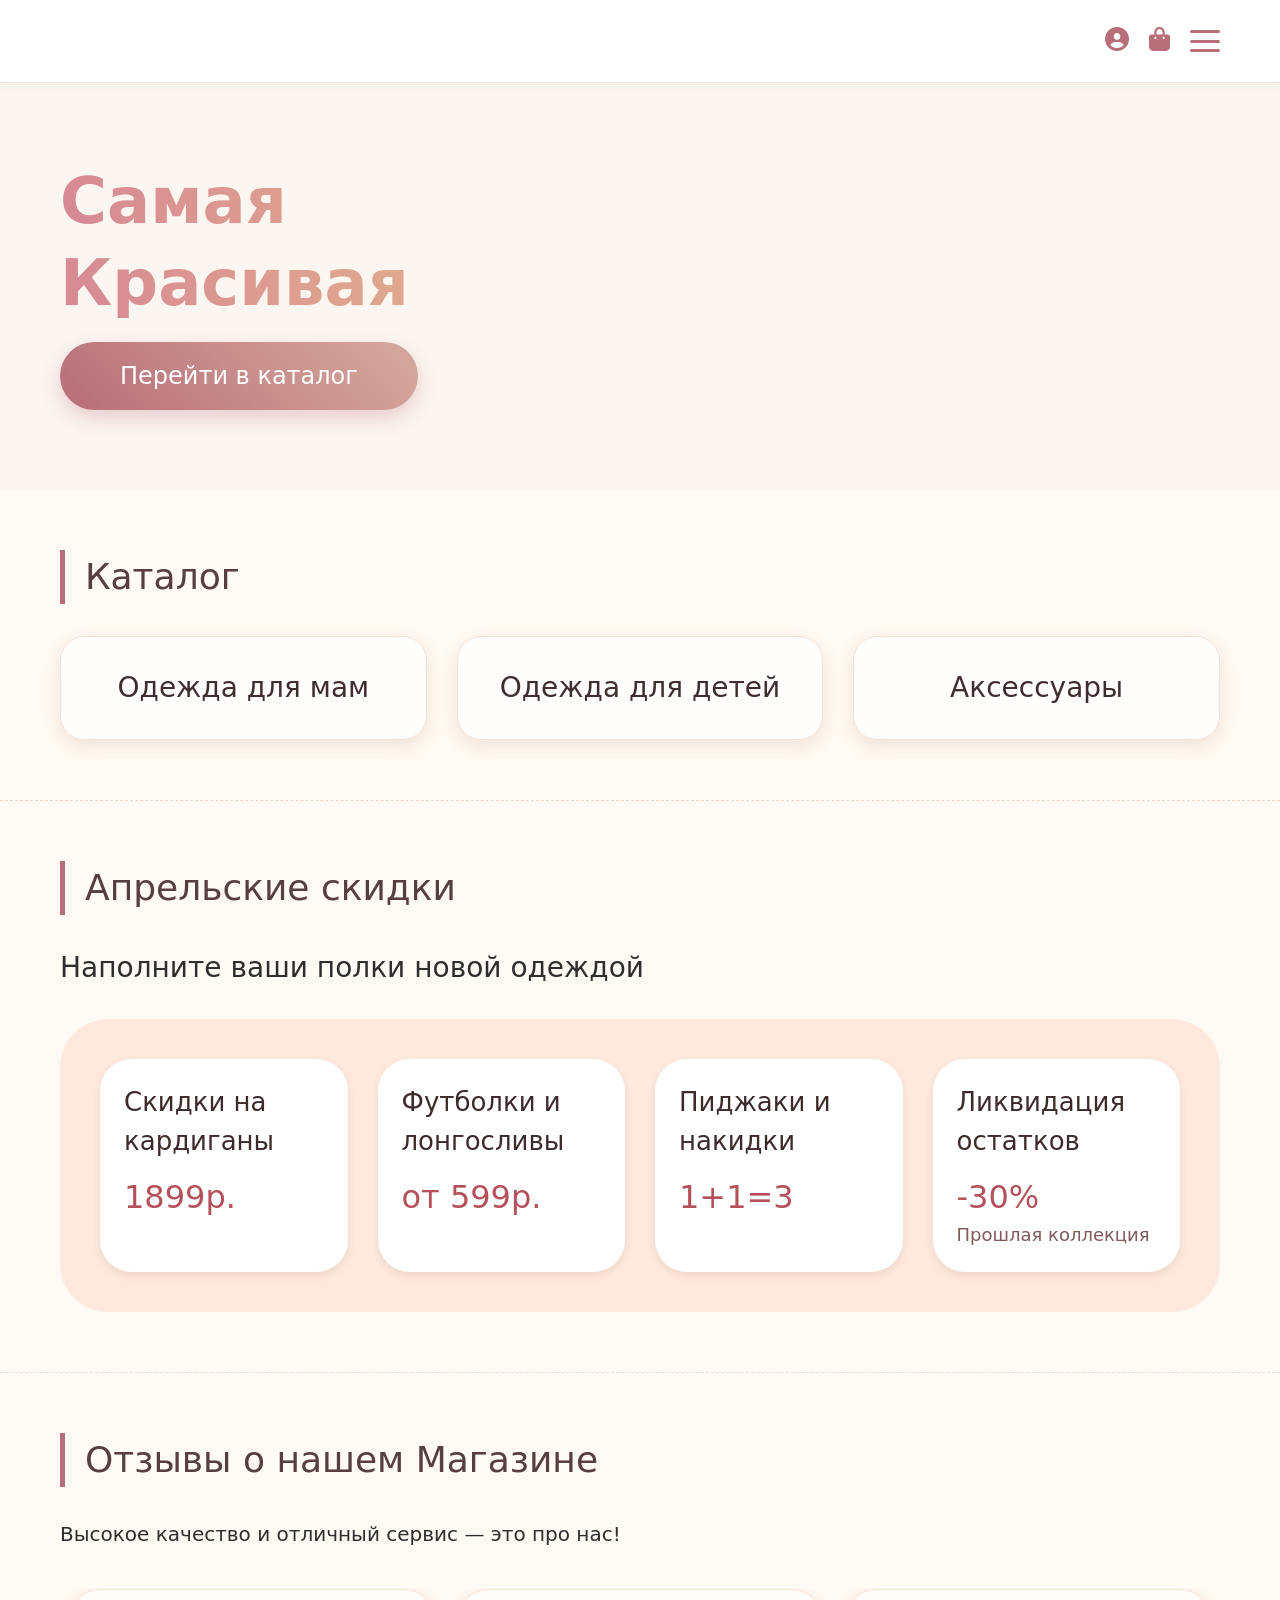
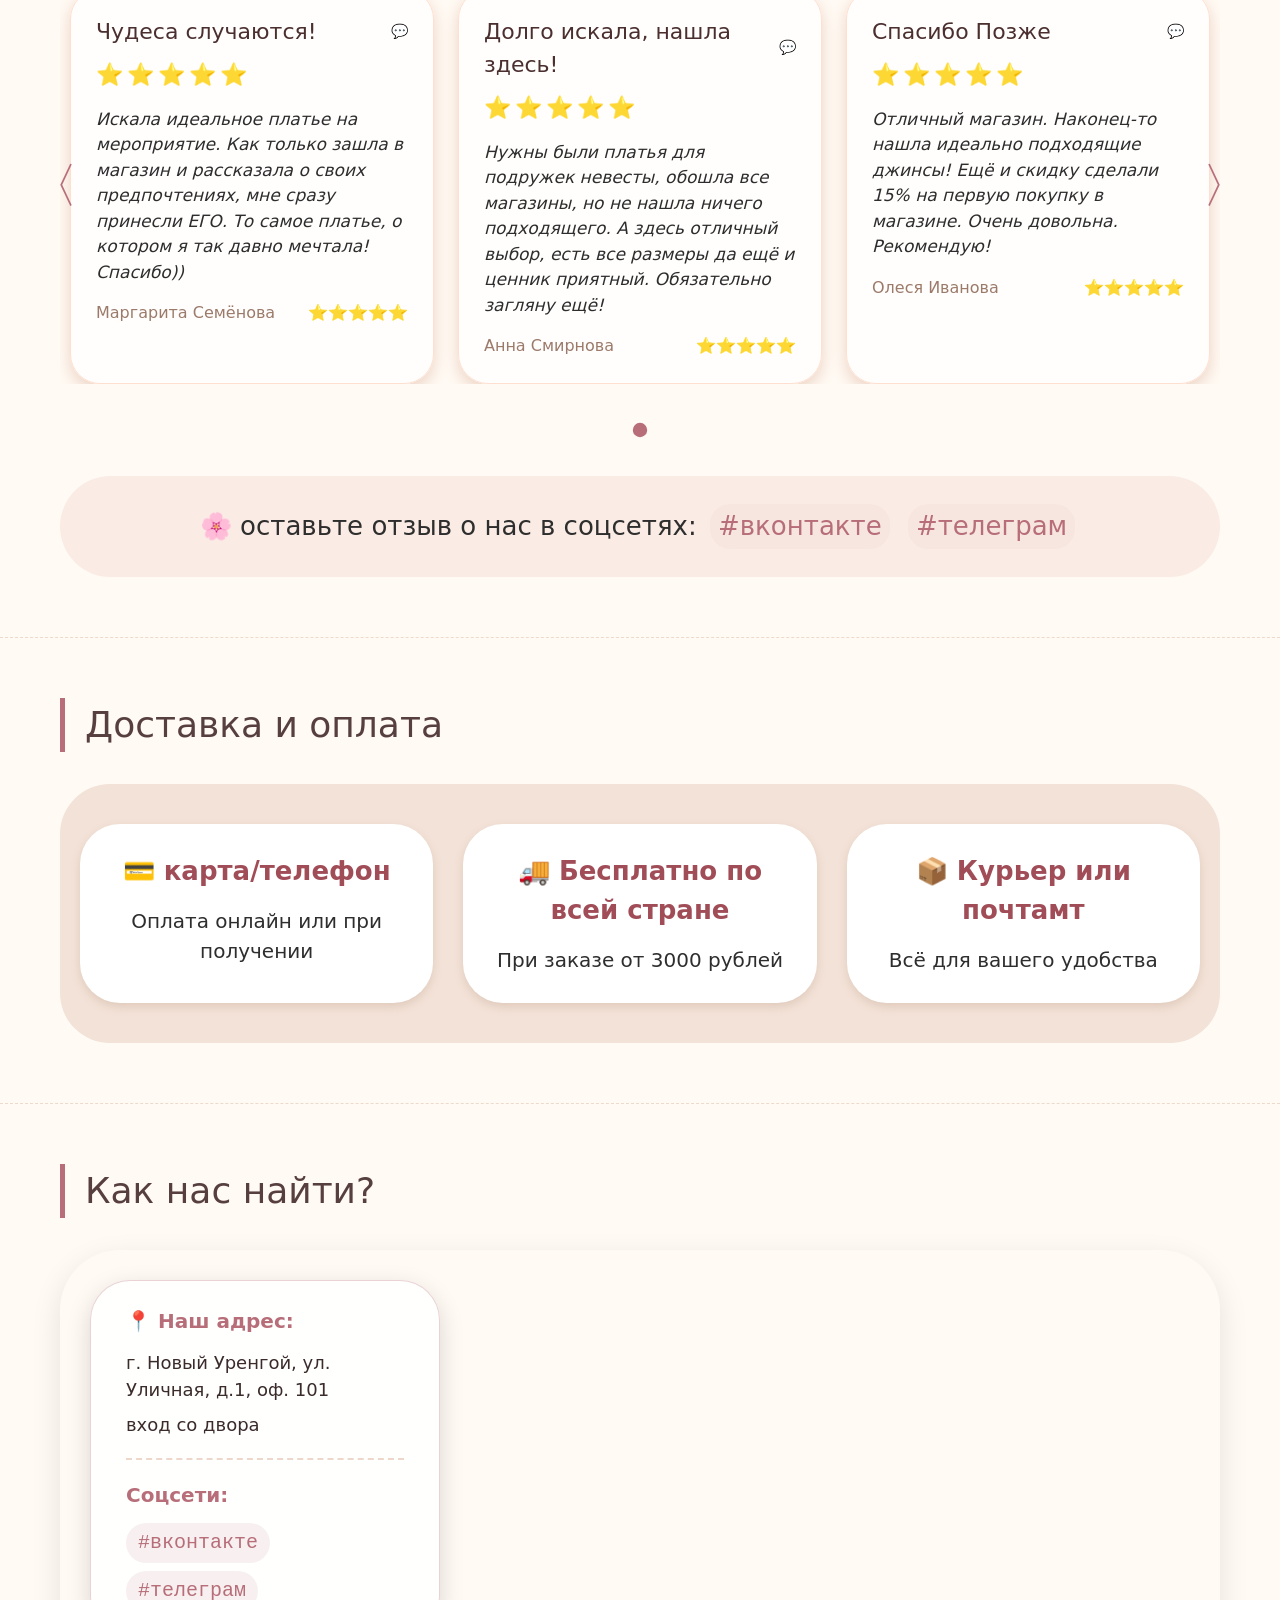
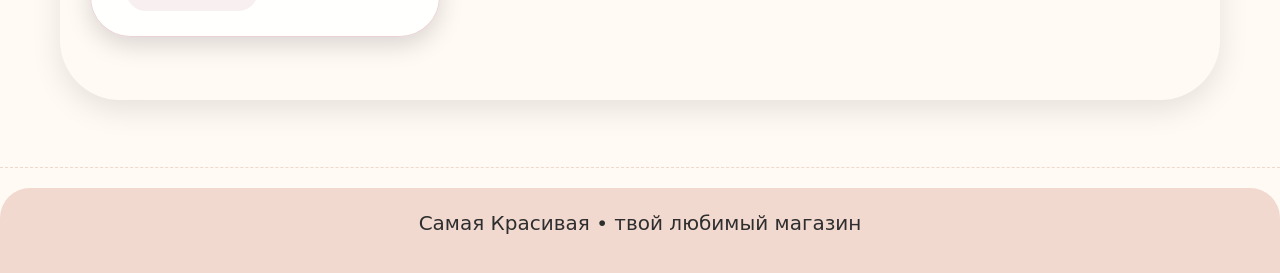
<file: index.html>
<!DOCTYPE html>
<html lang="ru">
<head>
    <meta charset="UTF-8">
    <meta name="viewport" content="width=device-width, initial-scale=1.0">
    <title>Самая Красивая | Магазин одежды для мам и детей</title>
    <!-- Font Awesome для иконок -->
    <link rel="stylesheet" href="https://cdnjs.cloudflare.com/ajax/libs/font-awesome/6.7.2/css/all.min.css">
    <style>
        * {
            margin: 0;
            padding: 0;
            box-sizing: border-box;
            font-family: 'Segoe UI', Roboto, system-ui, sans-serif;
        }

        body {
            background: #fffaf4;
            color: #2e2e2e;
            line-height: 1.5;
        }

        .container {
            max-width: 1200px;
            margin: 0 auto;
            padding: 0 20px;
        }

        /* Хедер */
        .header {
            background: #ffffff;
            box-shadow: 0 4px 12px rgba(0,0,0,0.03);
            padding: 16px 0;
            border-bottom: 1px solid #f0e4d5;
            position: relative;
        }

        .header-inner {
            display: flex;
            align-items: center;
            justify-content: flex-end;
            min-height: 50px;
        }

        /* Иконки в хедере */
        .header-icons {
            display: flex;
            align-items: center;
            gap: 20px;
        }

        .icon-wrapper {
            position: relative;
            cursor: pointer;
            transition: 0.3s;
        }

        .icon-wrapper:hover {
            transform: scale(1.1);
        }

        .icon-wrapper i {
            font-size: 24px;
            color: #b76e79;
        }

        .cart-count {
            position: absolute;
            top: -10px;
            right: -12px;
            background: #b76e79;
            color: white;
            font-size: 12px;
            font-weight: bold;
            width: 18px;
            height: 18px;
            border-radius: 50%;
            display: none;
            align-items: center;
            justify-content: center;
        }

        /* Бургер-меню */
        .burger-menu {
            display: flex;
            flex-direction: column;
            justify-content: space-between;
            width: 30px;
            height: 22px;
            cursor: pointer;
            z-index: 1001;
        }

        .burger-menu span {
            display: block;
            width: 100%;
            height: 3px;
            background: #b76e79;
            border-radius: 3px;
            transition: 0.3s;
        }

        .burger-menu.active span:nth-child(1) {
            transform: rotate(45deg) translate(5px, 5px);
        }

        .burger-menu.active span:nth-child(2) {
            opacity: 0;
        }

        .burger-menu.active span:nth-child(3) {
            transform: rotate(-45deg) translate(7px, -7px);
        }

        .burger-menu:hover span {
            background: #9e5b65;
        }

        /* Меню-оверлей */
        .menu-overlay {
            position: fixed;
            top: 0;
            left: 0;
            width: 100%;
            height: 100vh;
            background: rgba(0, 0, 0, 0.3);
            opacity: 0;
            visibility: hidden;
            transition: 0.3s;
            z-index: 999;
        }

        .menu-overlay.active {
            opacity: 1;
            visibility: visible;
        }

        /* Выпадающее меню */
        .dropdown-menu {
            position: absolute;
            top: 80px;
            right: 20px;
            width: 320px;
            background: white;
            border-radius: 30px;
            padding: 30px;
            box-shadow: 0 15px 40px rgba(183,110,121,0.2);
            border: 1px solid #f5e0d3;
            opacity: 0;
            visibility: hidden;
            transform: translateY(-20px);
            transition: 0.3s;
            z-index: 1000;
        }

        .dropdown-menu.active {
            opacity: 1;
            visibility: visible;
            transform: translateY(0);
        }

        /* Заголовок меню */
        .menu-title {
            font-size: 36px;
            font-weight: 400;
            background: linear-gradient(75deg, #d78894, #e6be8a);
            -webkit-background-clip: text;
            background-clip: text;
            color: transparent;
            margin-bottom: 30px;
            border-bottom: 2px solid #f3d9dc;
            padding-bottom: 15px;
        }

        /* Секции меню */
        .menu-section {
            margin-bottom: 25px;
        }

        .menu-section-title {
            font-size: 20px;
            font-weight: 600;
            color: #b76e79;
            margin-bottom: 15px;
            letter-spacing: 1px;
        }

        .menu-items {
            display: flex;
            flex-direction: column;
            gap: 12px;
        }

        .menu-item {
            font-size: 18px;
            color: #3b2b2b;
            text-decoration: none;
            padding: 8px 0;
            border-bottom: 1px dashed #f0dacd;
            transition: 0.2s;
        }

        .menu-item:hover {
            color: #b76e79;
            padding-left: 10px;
        }

        /* Кнопка заказа звонка */
        .call-button {
            display: block;
            width: 100%;
            padding: 16px;
            background: linear-gradient(45deg, #b76e79, #d4a59a);
            color: white;
            text-decoration: none;
            border-radius: 50px;
            font-size: 20px;
            font-weight: 500;
            text-align: center;
            margin-top: 20px;
            border: none;
            cursor: pointer;
            transition: 0.3s;
            box-shadow: 0 5px 15px rgba(183,110,121,0.3);
        }

        .call-button:hover {
            transform: scale(1.02);
            box-shadow: 0 8px 25px rgba(183,110,121,0.4);
        }

        /* главный экран */
        .hero {
            background: #fcf6f0;
            padding: 80px 0;
            text-align: left;
        }

        .first-line,
        .second-line {
            display: block;
            font-size: 64px;
            line-height: 1.2;
            margin-bottom: 5px;
            background: linear-gradient(75deg, #d78894, #e6be8a, #e6be8a);
            -webkit-background-clip: text;
            background-clip: text;
            color: transparent;
        }

        .second-line {
            margin-bottom: 20px;
        }

        .hero .btn {
            display: inline-block;
            font-size: 24px;
            padding: 16px 60px;
            border-radius: 50px;
            text-decoration: none;
            border: none;
            color: white;
            background: linear-gradient(45deg, #b76e79, #d4a59a, #b76e79);
            background-size: 200% auto;
            box-shadow: 0 8px 20px rgba(183,110,121,0.3);
            transition: 0.3s;
        }

        .hero .btn:hover {
            background-position: right center;
            transform: scale(1.02);
            box-shadow: 0 12px 28px rgba(183,110,121,0.4);
        }

        /* Каталог */
        .section {
            padding: 60px 0;
            border-bottom: 1px dashed #eedacb;
        }

        .section-title {
            font-size: 36px;
            font-weight: 350;
            color: #573f3f;
            margin-bottom: 32px;
            border-left: 5px solid #b76e79;
            padding-left: 20px;
        }

        .catalog-grid {
            display: grid;
            grid-template-columns: repeat(auto-fit, minmax(250px, 1fr));
            gap: 30px;
        }

        .catalog-card {
            background: #ffffffdb;
            padding: 30px 20px;
            text-align: center;
            border-radius: 24px;
            box-shadow: 0 6px 18px #f2e1d4;
            transition: 0.15s;
            border: 1px solid #f5e0d3;
            text-decoration: none;
            display: block;
            cursor: pointer;
        }

        .catalog-card:hover {
            background: #fff5ec;
            transform: translateY(-5px);
        }

        .catalog-card h3 {
            font-size: 28px;
            font-weight: 350;
            color: #402d2d;
        }

        /* акции апрельские */
        .promo-row {
            display: flex;
            flex-wrap: wrap;
            gap: 30px;
            background: #ffe9de;
            border-radius: 48px;
            padding: 40px;
            margin-top: 20px;
        }

        .promo-item {
            flex: 1 1 200px;
            background: white;
            border-radius: 32px;
            padding: 24px;
            box-shadow: 0 4px 10px #edd7cb;
        }

        .promo-item h4 {
            font-size: 26px;
            font-weight: 350;
            margin-bottom: 12px;
            color: #3d2b2b;
        }

        .promo-item .price {
            font-size: 32px;
            color: #b4515b;
            font-weight: 500;
        }

        .promo-item small {
            font-size: 18px;
            color: #7f5a5a;
        }

        /* Отзывы - карусель */
        .reviews-section {
            position: relative;
            padding: 60px 0;
            border-bottom: 1px dashed #eedacb;
        }

        .reviews-container {
            position: relative;
            margin: 40px 0;
            overflow: hidden;
            padding: 0 10px;
        }

        .reviews-wrapper {
            display: flex;
            transition: transform 0.5s ease;
            gap: 24px;
        }

        .review-card {
            flex: 0 0 calc(33.333% - 16px);
            min-width: 280px;
            background: #ffffffd9;
            border-radius: 30px;
            padding: 25px;
            box-shadow: 0 6px 16px #edd3c4;
            border: 1px solid #ffe0d0;
        }

        .review-card h5 {
            font-size: 22px;
            font-weight: 500;
            color: #4b2f2f;
        }

        .review-card .stars {
            color: #f7b731;
            font-size: 22px;
            letter-spacing: 4px;
            margin: 10px 0 6px;
        }

        .review-card p {
            font-size: 17px;
            color: #2d2d2d;
            margin: 16px 0 8px;
            font-style: italic;
        }

        .review-footer {
            display: flex;
            justify-content: space-between;
            margin-top: 16px;
            color: #9c7a6a;
            font-weight: 500;
        }

        /* Кнопки-стрелки */
        .carousel-btn {
            position: absolute;
            top: 50%;
            transform: translateY(-50%);
            width: auto;
            height: auto;
            background: transparent;
            border: none;
            color: #b76e79;
            font-size: 48px;
            font-weight: 300;
            cursor: pointer;
            display: flex;
            align-items: center;
            justify-content: center;
            transition: 0.2s;
            z-index: 10;
            padding: 10px;
        }

        .carousel-btn:hover {
            color: #9e5b65;
            transform: translateY(-50%) scale(1.2);
        }

        .carousel-btn.prev {
            left: -40px;
        }

        .carousel-btn.next {
            right: -40px;
        }

        /* Точки-индикаторы */
        .carousel-dots {
            display: flex;
            justify-content: center;
            gap: 12px;
            margin: 30px 0 20px;
        }

        .dot {
            width: 12px;
            height: 12px;
            border-radius: 50%;
            background: #edd3c4;
            cursor: pointer;
            transition: 0.3s;
        }

        .dot.active {
            background: #b76e79;
            transform: scale(1.2);
        }

        /* Стили для ссылок-хештегов */
        .social-hashtag {
            color: #b76e79;
            text-decoration: none;
            font-weight: 500;
            transition: all 0.3s ease;
            display: inline-block;
            margin: 0 5px;
            padding: 3px 8px;
            border-radius: 20px;
            background: rgba(183,110,121,0.05);
        }

        .social-hashtag:hover {
            color: #9e5b65;
            background: rgba(183,110,121,0.1);
            transform: translateY(-2px);
            text-decoration: none;
        }

        .social-invite {
            margin-top: 40px;
            background: #faece5;
            padding: 28px;
            border-radius: 60px;
            text-align: center;
            font-size: 26px;
            font-weight: 350;
        }

        /* Доставка */
        .delivery-grid {
            display: flex;
            flex-wrap: wrap;
            gap: 30px;
            justify-content: center;
            background: #f3e2d8;
            border-radius: 50px;
            padding: 40px 20px;
        }

        .delivery-item {
            background: white;
            border-radius: 40px;
            padding: 28px 25px;
            flex: 1 1 200px;
            text-align: center;
            font-size: 20px;
            box-shadow: 0 4px 10px #e0cbbc;
        }

        .delivery-item h4 {
            font-size: 26px;
            margin-bottom: 15px;
            color: #a14d58;
        }

        /* контакты с картой */
        .map-container {
            position: relative;
            width: 100%;
            margin-top: 30px;
        }

        .map-overlay {
            position: absolute;
            top: 30px;
            left: 30px;
            background: rgba(255, 255, 255, 0.9);
            backdrop-filter: blur(5px);
            padding: 25px 35px;
            border-radius: 40px;
            box-shadow: 0 8px 25px rgba(0,0,0,0.15);
            max-width: 350px;
            border: 1px solid rgba(183,110,121,0.3);
        }

        .address-overlay, .social-overlay {
            display: flex;
            flex-direction: column;
            gap: 8px;
        }

        .address-overlay {
            margin-bottom: 20px;
            padding-bottom: 20px;
            border-bottom: 2px dashed #edd7cb;
        }

        .address-line, .social-line {
            font-size: 18px;
            color: #3b2b2b;
            line-height: 1.5;
        }

        .address-line:first-child,
        .social-line:first-child {
            font-weight: 600;
            color: #b76e79;
            font-size: 20px;
            margin-bottom: 5px;
        }

        .social-line:not(:first-child) {
            font-family: monospace;
            font-size: 20px;
            color: #b76e79;
            background: rgba(183,110,121,0.1);
            padding: 5px 12px;
            border-radius: 30px;
            display: inline-block;
            width: fit-content;
            text-decoration: none;
            transition: 0.3s;
        }

        .social-line:not(:first-child):hover {
            background: rgba(183,110,121,0.2);
            transform: translateX(5px) scale(1.02);
            color: #9e5b65;
        }

        /* МОДАЛЬНОЕ ОКНО */
        .modal {
            display: none;
            position: fixed;
            top: 0;
            left: 0;
            width: 100%;
            height: 100%;
            background: rgba(0, 0, 0, 0.5);
            z-index: 2000;
            align-items: center;
            justify-content: center;
            opacity: 0;
            transition: opacity 0.3s ease;
        }

        .modal.active {
            display: flex;
            opacity: 1;
        }

        .modal-content {
            background: white;
            max-width: 500px;
            width: 90%;
            border-radius: 60px;
            padding: 40px;
            position: relative;
            box-shadow: 0 20px 50px rgba(183,110,121,0.3);
            transform: translateY(-20px);
            transition: transform 0.3s ease;
        }

        .modal.active .modal-content {
            transform: translateY(0);
        }

        .modal-close {
            position: absolute;
            top: 20px;
            right: 20px;
            background: none;
            border: none;
            font-size: 30px;
            color: #b76e79;
            cursor: pointer;
            width: 40px;
            height: 40px;
            border-radius: 50%;
            display: flex;
            align-items: center;
            justify-content: center;
            transition: 0.3s;
        }

        .modal-close:hover {
            background: rgba(183,110,121,0.1);
            transform: rotate(90deg);
        }

        .modal-title {
            font-size: 32px;
            font-weight: 400;
            background: linear-gradient(75deg, #d78894, #e6be8a);
            -webkit-background-clip: text;
            background-clip: text;
            color: transparent;
            margin-bottom: 30px;
            text-align: center;
        }

        .modal-form .field {
            margin-bottom: 20px;
        }

        .modal-form .label {
            color: #573f3f;
            font-size: 16px;
            margin-bottom: 5px;
            display: block;
        }

        .modal-form .control {
            position: relative;
        }

        .modal-form .input {
            width: 100%;
            border-radius: 30px;
            border: 2px solid #f0e4d5;
            padding: 12px 20px;
            font-size: 16px;
            outline: none;
            transition: 0.3s;
        }

        .modal-form .input:focus {
            border-color: #b76e79;
            box-shadow: 0 0 0 3px rgba(183,110,121,0.2);
        }

        .modal-form .checkbox {
            color: #573f3f;
            display: flex;
            align-items: center;
            gap: 8px;
            cursor: pointer;
        }

        .modal-form .checkbox input[type="checkbox"] {
            width: 18px;
            height: 18px;
            accent-color: #b76e79;
        }

        .modal-form .button {
            width: 100%;
            padding: 16px;
            background: linear-gradient(45deg, #b76e79, #d4a59a);
            color: white;
            border: none;
            border-radius: 50px;
            font-size: 20px;
            font-weight: 500;
            cursor: pointer;
            transition: 0.3s;
            margin-top: 20px;
        }

        .modal-form .button:hover {
            transform: scale(1.02);
            box-shadow: 0 8px 25px rgba(183,110,121,0.4);
        }

        /* Стили для корзины в модальном окне */
        .cart-item {
            display: flex;
            align-items: center;
            gap: 15px;
            padding: 15px;
            border-bottom: 1px solid #f0e4d5;
        }

        .cart-item-image {
            width: 50px;
            height: 50px;
            background: #faece5;
            border-radius: 15px;
            display: flex;
            align-items: center;
            justify-content: center;
            font-size: 24px;
        }

        .cart-item-info {
            flex: 1;
        }

        .cart-item-name {
            font-weight: 500;
            color: #402d2d;
        }

        .cart-item-price {
            color: #b76e79;
            font-size: 14px;
        }

        .cart-item-quantity {
            display: flex;
            align-items: center;
            gap: 10px;
        }

        .cart-qty-btn {
            width: 30px;
            height: 30px;
            border-radius: 50%;
            border: 1px solid #b76e79;
            background: white;
            color: #b76e79;
            cursor: pointer;
        }

        .cart-qty-btn:hover {
            background: #b76e79;
            color: white;
        }

        .cart-item-total {
            min-width: 70px;
            font-weight: 600;
            color: #b4515b;
        }

        .cart-remove-btn {
            background: none;
            border: none;
            color: #f14668;
            cursor: pointer;
            font-size: 18px;
        }

        /* Адаптивность */
        @media (max-width: 768px) {
            .map-overlay {
                position: relative;
                top: 0;
                left: 0;
                margin-top: 20px;
                max-width: 100%;
                background: white;
            }
            
            iframe {
                height: 300px;
            }

            .carousel-btn.prev {
                left: -20px;
            }

            .carousel-btn.next {
                right: -20px;
            }

            .modal-content {
                padding: 30px 20px;
            }
        }
    </style>
</head>
<body>
    <header class="header">
        <div class="container header-inner">
            <div class="header-icons">
                <!-- Иконка аккаунта (профиля) -->
                <div class="icon-wrapper" onclick="window.location.href='login.html'">
                    <i class="fas fa-user-circle"></i>
                </div>
                <!-- Иконка корзины -->
                <div class="icon-wrapper" onclick="window.openCart()">
                    <i class="fas fa-shopping-bag"></i>
                    <span class="cart-count" id="cartCount">0</span>
                </div>
                <!-- Бургер-меню -->
                <div class="burger-menu" id="burgerMenu">
                    <span></span>
                    <span></span>
                    <span></span>
                </div>
            </div>
        </div>

        <!-- Выпадающее меню -->
        <div class="dropdown-menu" id="dropdownMenu">
            <div class="menu-title">Самая Красивая</div>
            
            <div class="menu-section">
                <div class="menu-section-title">Каталог</div>
                <div class="menu-items">
                    <a href="catalog-women.html" class="menu-item">Одежда для мам</a>
                    <a href="catalog-children.html" class="menu-item">Одежда для детей</a>
                    <a href="catalog-accessories.html" class="menu-item">Аксессуары</a>
                </div>
            </div>

            <div class="menu-section">
                <div class="menu-items">
                    <a href="#reviews" class="menu-item">Отзывы</a>
                    <a href="#contacts" class="menu-item">Как нас найти?</a>
                </div>
            </div>

            <button class="call-button" onclick="window.openCallModal()">Заказать звонок</button>
        </div>

        <!-- Затемнение фона для бургер-меню -->
        <div class="menu-overlay" id="menuOverlay"></div>
    </header>

    <!-- МОДАЛЬНОЕ ОКНО ЗАКАЗА ЗВОНКА -->
    <div class="modal" id="callModal">
        <div class="modal-content">
            <button class="modal-close" onclick="window.closeCallModal()">×</button>
            <h2 class="modal-title">Заказать звонок</h2>
            
            <form class="modal-form" id="callForm">
                <div class="field">
                    <label class="label">Ваше имя</label>
                    <div class="control">
                        <input class="input" type="text" id="callName" placeholder="Введите ваше имя" required>
                    </div>
                </div>

                <div class="field">
                    <label class="label">Телефон</label>
                    <div class="control">
                        <input class="input" type="tel" id="callPhone" placeholder="+7 (___) ___-__-__" required>
                    </div>
                </div>

                <div class="field">
                    <label class="label">Удобное время для звонка</label>
                    <div class="control">
                        <input class="input" type="text" id="callTime" placeholder="Например: после 18:00">
                    </div>
                </div>

                <div class="field">
                    <div class="control">
                        <label class="checkbox">
                            <input type="checkbox" id="callAgreement" required>
                            Я согласен на обработку персональных данных
                        </label>
                    </div>
                </div>

                <button type="submit" class="button">Отправить</button>
            </form>
        </div>
    </div>

    <!-- Окно корзины -->
    <div class="modal" id="cartModal">
        <div class="modal-content" style="max-width: 600px;">
            <button class="modal-close" onclick="window.closeCart()">×</button>
            <h2 class="modal-title" style="text-align: center;">🛍️ Корзина</h2>
            
            <div id="cartItems" style="max-height: 400px; overflow-y: auto;"></div>
            
            <div style="border-top: 2px solid #f0e4d5; margin-top: 20px; padding-top: 20px;">
                <div style="display: flex; justify-content: space-between; font-size: 22px; font-weight: 600; color: #b4515b;">
                    <span>Итого:</span>
                    <span id="cartTotal">0</span>
                    <span>₽</span>
                </div>
                <button class="button" style="width: 100%; margin-top: 20px; background: linear-gradient(45deg, #b76e79, #d4a59a); color: white; border: none; border-radius: 50px; padding: 16px; font-size: 18px; cursor: pointer; transition: 0.3s;" onclick="alert('Оформление заказа будет доступно в следующей версии!')">
                    Оформить заказ
                </button>
            </div>
        </div>
    </div>

    <!-- главный баннер -->
    <section class="hero">
        <div class="container">
            <h1>
                <span class="first-line">Самая</span>
                <span class="second-line">Красивая</span>
            </h1>
            <a href="#catalog" class="btn">Перейти в каталог</a>
        </div>
    </section>

    <!-- Каталог -->
    <section id="catalog" class="section">
        <div class="container">
            <h2 class="section-title">Каталог</h2>
            <div class="catalog-grid">
                <a href="catalog-women.html" class="catalog-card">
                    <h3>Одежда для мам</h3>
                </a>
                <a href="catalog-children.html" class="catalog-card">
                    <h3>Одежда для детей</h3>
                </a>
                <a href="catalog-accessories.html" class="catalog-card">
                    <h3>Аксессуары</h3>
                </a>
            </div>
        </div>
    </section>

    <!-- Апрельские скидки -->
    <section class="section">
        <div class="container">
            <h2 class="section-title">Апрельские скидки</h2>
            <p style="font-size: 28px; margin-bottom: 30px;">Наполните ваши полки новой одеждой</p>
            <div class="promo-row">
                <div class="promo-item">
                    <h4>Скидки на кардиганы</h4>
                    <div class="price">1899р.</div>
                </div>
                <div class="promo-item">
                    <h4>Футболки и лонгосливы</h4>
                    <div class="price">от 599р.</div>
                </div>
                <div class="promo-item">
                    <h4>Пиджаки и накидки</h4>
                    <div class="price">1+1=3</div>
                </div>
                <div class="promo-item">
                    <h4>Ликвидация остатков</h4>
                    <div class="price">-30%</div>
                    <small>Прошлая коллекция</small>
                </div>
            </div>
        </div>
    </section>

    <!-- ОТЗЫВЫ С КАРУСЕЛЬЮ -->
    <section id="reviews" class="reviews-section">
        <div class="container">
            <h2 class="section-title">Отзывы о нашем Магазине</h2>
            <p style="font-size: 20px; margin-bottom: 30px;">Высокое качество и отличный сервис — это про нас!</p>

            <div class="reviews-container">
                <button class="carousel-btn prev" onclick="window.slideReviews(-1)">〈</button>
                <button class="carousel-btn next" onclick="window.slideReviews(1)">〉</button>
                
                <div class="reviews-wrapper" id="reviewsWrapper"></div>
            </div>

            <div class="carousel-dots" id="carouselDots"></div>

            <div class="social-invite">
                🌸 оставьте отзыв о нас в соцсетях: 
                <a href="https://vk.com/feed" target="_blank" rel="noopener noreferrer" class="social-hashtag">#вконтакте</a>
                <a href="https://t.me/samaya_krasivaya_shop" target="_blank" rel="noopener noreferrer" class="social-hashtag">#телеграм</a>
            </div>
        </div>
    </section>

    <!-- Доставка и оплата -->
    <section id="delivery" class="section">
        <div class="container">
            <h2 class="section-title">Доставка и оплата</h2>
            <div class="delivery-grid">
                <div class="delivery-item">
                    <h4>💳 карта/телефон</h4>
                    <p>Оплата онлайн или при получении</p>
                </div>
                <div class="delivery-item">
                    <h4>🚚 Бесплатно по всей стране</h4>
                    <p>При заказе от 3000 рублей</p>
                </div>
                <div class="delivery-item">
                    <h4>📦 Курьер или почтамт</h4>
                    <p>Всё для вашего удобства</p>
                </div>
            </div>
        </div>
    </section>

    <!-- карта -->
    <section id="contacts" class="section">
        <div class="container">
            <h2 class="section-title">Как нас найти?</h2>
            <div class="map-container">
                <iframe src="https://yandex.ru/map-widget/v1/?um=constructor%3A9e3b4f5b8c9c7b6d5e4f3a2b1c0d9e8f7f6e5d4c3b2a1f0e9d8c7b6a5f4e3d2c1&source=constructor" 
                        width="100%" 
                        height="450" 
                        frameborder="0"
                        style="border-radius: 60px; box-shadow: 0 10px 30px rgba(0,0,0,0.1);">
                </iframe>
                
                <div class="map-overlay">
                    <div class="address-overlay">
                        <span class="address-line">📍 Наш адрес:</span>
                        <span class="address-line">г. Новый Уренгой, ул. Уличная, д.1, оф. 101</span>
                        <span class="address-line">вход со двора</span>
                    </div>
                    <div class="social-overlay">
                        <span class="social-line">Соцсети:</span>
                        <a href="https://vk.com/feed" target="_blank" rel="noopener noreferrer" class="social-line">#вконтакте</a>
                        <a href="https://t.me/samaya_krasivaya_shop" target="_blank" rel="noopener noreferrer" class="social-line">#телеграм</a>
                    </div>
                </div>
            </div>
        </div>
    </section>

    <!-- дополнительный блок -->
    <div style="background: #f2d9d0; padding: 20px; text-align: center; border-radius: 30px 30px 0 0; margin-top: 20px;">
        <p style="font-size: 20px; margin-bottom: 15px;">Самая Красивая • твой любимый магазин</p>
    </div>

    <!-- Подключение скриптов -->
    <script src="scripts/reviews-api.js"></script>
    <script src="scripts/cart.js"></script>
    <script src="scripts/menu.js"></script>
    <script src="scripts/reviews-carousel.js"></script>
    <script src="scripts/validation.js"></script>
    <script src="scripts/consoleLogger.js"></script>
</body>
</html>
</file>
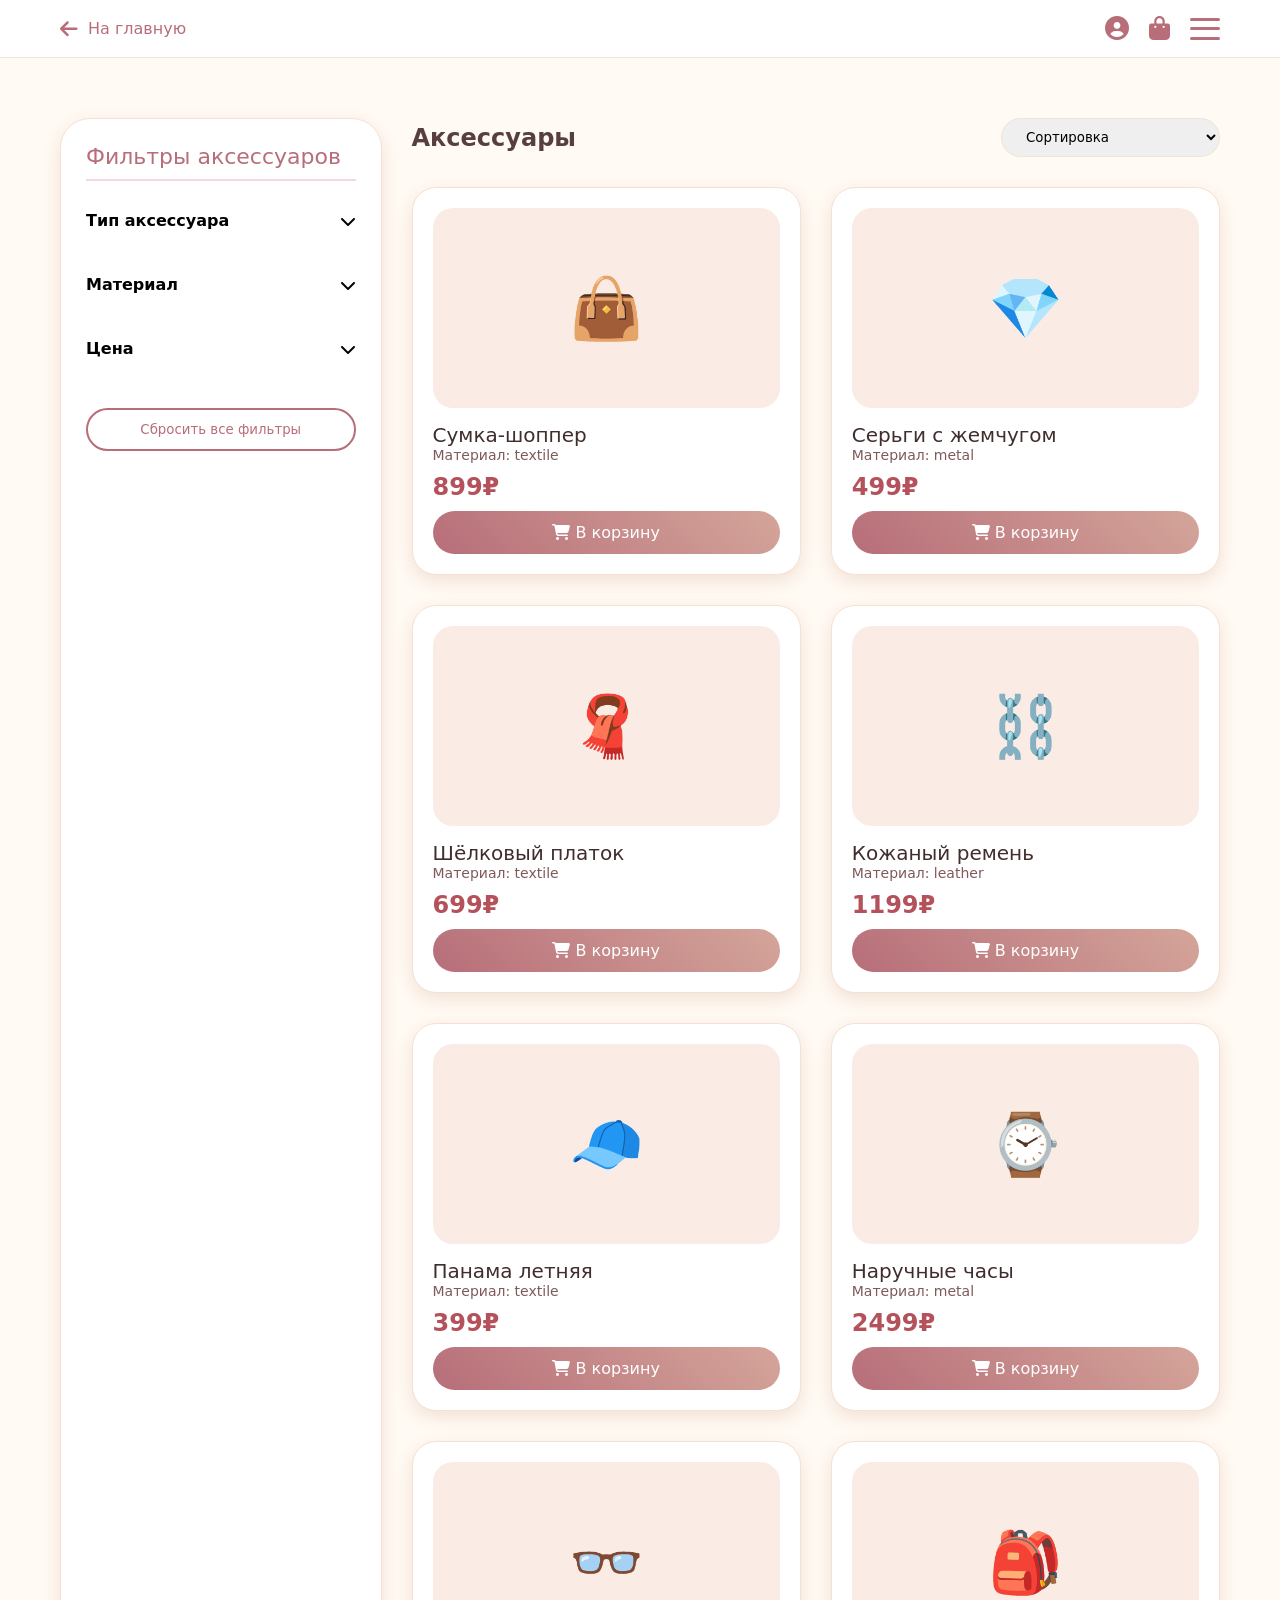
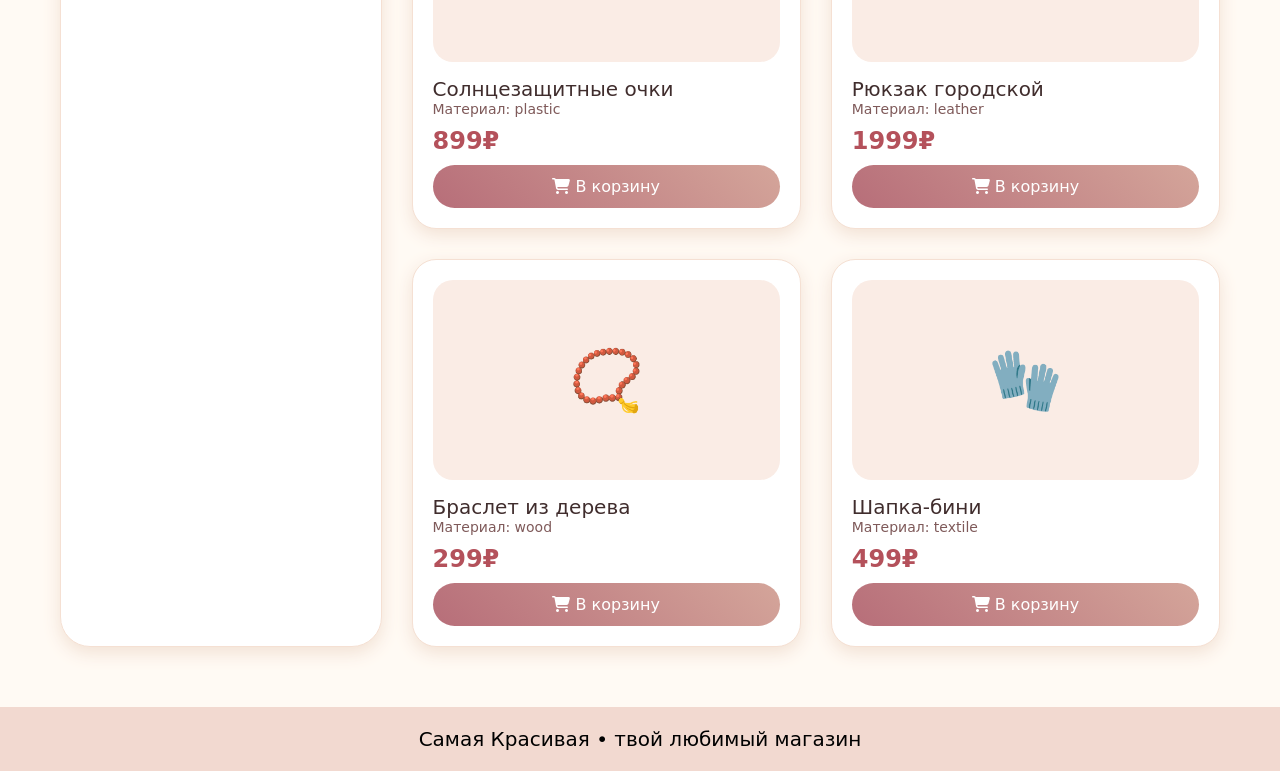
<file: catalog-accessories.html>
<!DOCTYPE html>
<html lang="ru">
<head>
    <meta charset="UTF-8">
    <meta name="viewport" content="width=device-width, initial-scale=1.0">
    <title>Аксессуары | Самая Красивая</title>
    <link rel="stylesheet" href="https://cdnjs.cloudflare.com/ajax/libs/font-awesome/6.7.2/css/all.min.css">
    <style>
        * {
            margin: 0;
            padding: 0;
            box-sizing: border-box;
            font-family: 'Segoe UI', Roboto, system-ui, sans-serif;
        }

        body {
            background: #fffaf4;
        }

        .container {
            max-width: 1200px;
            margin: 0 auto;
            padding: 0 20px;
        }

        /* Хедер */
        .header {
            background: #ffffff;
            padding: 16px 0;
            border-bottom: 1px solid #f0e4d5;
            position: relative;
        }

        .header-inner {
            display: flex;
            align-items: center;
            justify-content: space-between;
        }

        .icon-wrapper {
            position: relative;
            cursor: pointer;
            transition: 0.3s;
        }

        .icon-wrapper:hover {
            transform: scale(1.1);
        }

        .icon-wrapper i {
            font-size: 24px;
            color: #b76e79;
        }

        .cart-count {
            position: absolute;
            top: -10px;
            right: -12px;
            background: #b76e79;
            color: white;
            font-size: 12px;
            font-weight: bold;
            width: 18px;
            height: 18px;
            border-radius: 50%;
            display: none;
            align-items: center;
            justify-content: center;
        }

        .burger-menu {
            display: flex;
            flex-direction: column;
            justify-content: space-between;
            width: 30px;
            height: 22px;
            cursor: pointer;
            z-index: 1001;
        }

        .burger-menu span {
            display: block;
            width: 100%;
            height: 3px;
            background: #b76e79;
            border-radius: 3px;
            transition: 0.3s;
        }

        .burger-menu.active span:nth-child(1) {
            transform: rotate(45deg) translate(5px, 5px);
        }

        .burger-menu.active span:nth-child(2) {
            opacity: 0;
        }

        .burger-menu.active span:nth-child(3) {
            transform: rotate(-45deg) translate(7px, -7px);
        }

        .menu-overlay {
            position: fixed;
            top: 0;
            left: 0;
            width: 100%;
            height: 100vh;
            background: rgba(0, 0, 0, 0.3);
            opacity: 0;
            visibility: hidden;
            transition: 0.3s;
            z-index: 999;
        }

        .menu-overlay.active {
            opacity: 1;
            visibility: visible;
        }

        .dropdown-menu {
            position: absolute;
            top: 80px;
            right: 20px;
            width: 320px;
            background: white;
            border-radius: 30px;
            padding: 30px;
            box-shadow: 0 15px 40px rgba(183, 110, 121, 0.2);
            border: 1px solid #f5e0d3;
            opacity: 0;
            visibility: hidden;
            transform: translateY(-20px);
            transition: 0.3s;
            z-index: 1000;
        }

        .dropdown-menu.active {
            opacity: 1;
            visibility: visible;
            transform: translateY(0);
        }

        .menu-title {
            font-size: 36px;
            font-weight: 400;
            background: linear-gradient(75deg, #d78894, #e6be8a);
            -webkit-background-clip: text;
            background-clip: text;
            color: transparent;
            margin-bottom: 30px;
            border-bottom: 2px solid #f3d9dc;
            padding-bottom: 15px;
        }

        .menu-section-title {
            font-size: 20px;
            font-weight: 600;
            color: #b76e79;
            margin-bottom: 15px;
        }

        .menu-items {
            display: flex;
            flex-direction: column;
            gap: 12px;
        }

        .menu-item {
            font-size: 18px;
            color: #3b2b2b;
            text-decoration: none;
            padding: 8px 0;
            border-bottom: 1px dashed #f0dacd;
            transition: 0.2s;
        }

        .menu-item:hover {
            color: #b76e79;
            padding-left: 10px;
        }

        .call-button {
            display: block;
            width: 100%;
            padding: 16px;
            background: linear-gradient(45deg, #b76e79, #d4a59a);
            color: white;
            border-radius: 50px;
            font-size: 20px;
            font-weight: 500;
            text-align: center;
            margin-top: 20px;
            border: none;
            cursor: pointer;
        }

        .catalog-page {
            padding: 60px 0;
        }

        .filter-sidebar {
            background: white;
            border-radius: 30px;
            padding: 25px;
            box-shadow: 0 6px 18px #f2e1d4;
            border: 1px solid #f5e0d3;
            position: sticky;
            top: 20px;
        }

        .filter-title {
            font-size: 22px;
            font-weight: 500;
            color: #b76e79;
            margin-bottom: 20px;
            padding-bottom: 10px;
            border-bottom: 2px solid #f3d9dc;
        }

        .filter-group {
            margin-bottom: 25px;
        }

        .filter-header {
            display: flex;
            justify-content: space-between;
            align-items: center;
            cursor: pointer;
            padding: 10px 0;
        }

        .filter-header:hover {
            color: #b76e79;
        }

        .filter-content {
            display: none;
            padding-left: 15px;
            margin-top: 10px;
        }

        .filter-content.active {
            display: block;
        }

        .filter-header i {
            transition: transform 0.3s;
        }

        .filter-header.active i {
            transform: rotate(180deg);
        }

        .filter-option {
            display: flex;
            align-items: center;
            gap: 10px;
            margin-bottom: 10px;
            cursor: pointer;
        }

        .filter-option input {
            width: 18px;
            height: 18px;
            accent-color: #b76e79;
        }

        .reset-filters {
            width: 100%;
            padding: 12px;
            background: transparent;
            border: 2px solid #b76e79;
            color: #b76e79;
            border-radius: 50px;
            cursor: pointer;
            margin-top: 15px;
        }

        .products-grid {
            display: grid;
            grid-template-columns: repeat(auto-fill, minmax(280px, 1fr));
            gap: 30px;
        }

        .product-card {
            background: white;
            border-radius: 24px;
            padding: 20px;
            box-shadow: 0 6px 18px #f2e1d4;
            transition: 0.3s;
            border: 1px solid #f5e0d3;
        }

        .product-card:hover {
            transform: translateY(-5px);
        }

        .product-image {
            width: 100%;
            height: 200px;
            background: #faece5;
            border-radius: 20px;
            display: flex;
            align-items: center;
            justify-content: center;
            font-size: 60px;
            margin-bottom: 15px;
        }

        .product-title {
            font-size: 20px;
            font-weight: 500;
            color: #402d2d;
        }

        .product-price {
            font-size: 24px;
            font-weight: 600;
            color: #b4515b;
            margin: 10px 0;
        }

        .product-size {
            font-size: 14px;
            color: #7f5a5a;
            margin-bottom: 10px;
        }

        .add-to-cart {
            width: 100%;
            padding: 12px;
            background: linear-gradient(45deg, #b76e79, #d4a59a);
            color: white;
            border: none;
            border-radius: 50px;
            cursor: pointer;
            font-size: 16px;
            transition: 0.3s;
        }

        .add-to-cart:hover {
            transform: scale(1.02);
            box-shadow: 0 8px 20px rgba(183, 110, 121, 0.3);
        }

        .modal {
            display: none;
            position: fixed;
            top: 0;
            left: 0;
            width: 100%;
            height: 100%;
            background: rgba(0, 0, 0, 0.5);
            z-index: 2000;
            align-items: center;
            justify-content: center;
            opacity: 0;
            transition: opacity 0.3s ease;
        }

        .modal.active {
            display: flex;
            opacity: 1;
        }

        .modal-content {
            background: white;
            max-width: 500px;
            width: 90%;
            border-radius: 60px;
            padding: 40px;
            position: relative;
        }

        .modal-content.max-width-600 {
            max-width: 600px;
        }

        .modal-close {
            position: absolute;
            top: 20px;
            right: 20px;
            background: none;
            border: none;
            font-size: 30px;
            color: #b76e79;
            cursor: pointer;
        }

        .modal-title {
            font-size: 32px;
            font-weight: 400;
            background: linear-gradient(75deg, #d78894, #e6be8a);
            -webkit-background-clip: text;
            background-clip: text;
            color: transparent;
            margin-bottom: 30px;
            text-align: center;
        }

        .modal-form .field {
            margin-bottom: 20px;
        }

        .modal-form .label {
            color: #573f3f;
            margin-bottom: 5px;
            display: block;
        }

        .modal-form .input {
            width: 100%;
            border-radius: 30px;
            border: 2px solid #f0e4d5;
            padding: 12px 20px;
        }

        .modal-form .checkbox {
            display: flex;
            align-items: center;
            gap: 10px;
            cursor: pointer;
        }

        .modal-form .checkbox input {
            width: 18px;
            height: 18px;
            accent-color: #b76e79;
        }

        /* Кнопка отправки в модальном окне */
        .modal-form .button {
            width: 100%;
            padding: 16px;
            background: linear-gradient(45deg, #b76e79, #d4a59a);
            color: white;
            border: none;
            border-radius: 50px;
            font-size: 18px;
            font-weight: 500;
            cursor: pointer;
            transition: 0.3s;
            margin-top: 20px;
        }

        .modal-form .button:hover {
            transform: scale(1.02);
            box-shadow: 0 8px 20px rgba(183, 110, 121, 0.3);
        }

        /* Стили для корзины */
        .cart-item {
            display: flex;
            align-items: center;
            gap: 15px;
            padding: 15px;
            border-bottom: 1px solid #f0e4d5;
        }

        .cart-item-image {
            width: 50px;
            height: 50px;
            background: #faece5;
            border-radius: 15px;
            display: flex;
            align-items: center;
            justify-content: center;
            font-size: 24px;
        }

        .cart-item-info {
            flex: 1;
        }

        .cart-item-name {
            font-weight: 500;
            color: #402d2d;
        }

        .cart-item-price {
            color: #b76e79;
            font-size: 14px;
        }

        .cart-item-quantity {
            display: flex;
            align-items: center;
            gap: 10px;
        }

        .cart-qty-btn {
            width: 30px;
            height: 30px;
            border-radius: 50%;
            border: 1px solid #b76e79;
            background: white;
            color: #b76e79;
            cursor: pointer;
        }

        .cart-qty-btn:hover {
            background: #b76e79;
            color: white;
        }

        .cart-item-total {
            min-width: 70px;
            font-weight: 600;
            color: #b4515b;
        }

        .cart-remove-btn {
            background: none;
            border: none;
            color: #f14668;
            cursor: pointer;
            font-size: 18px;
        }

        /* Кнопка ОФОРМИТЬ ЗАКАЗ в корзине */
        .checkout-btn {
            width: 100%;
            padding: 16px;
            background: linear-gradient(45deg, #b76e79, #d4a59a);
            color: white;
            border: none;
            border-radius: 50px;
            font-size: 18px;
            font-weight: 500;
            cursor: pointer;
            transition: 0.3s;
            margin-top: 20px;
        }

        .checkout-btn:hover {
            transform: scale(1.02);
            box-shadow: 0 8px 20px rgba(183, 110, 121, 0.3);
        }

        .row {
            display: flex;
            gap: 30px;
            flex-wrap: wrap;
        }

        @media (max-width: 768px) {
            .filter-sidebar {
                position: static;
                margin-bottom: 30px;
            }
        }
    </style>
</head>
<body>
    <header class="header">
        <div class="container header-inner">
            <a href="index.html" style="text-decoration: none;">
                <div style="display: flex; align-items: center; gap: 10px;">
                    <i class="fas fa-arrow-left" style="color: #b76e79; font-size: 20px;"></i>
                    <span style="color: #b76e79; font-weight: 500;">На главную</span>
                </div>
            </a>
            <div style="display: flex; align-items: center; gap: 20px;">
                <div class="icon-wrapper" onclick="window.location.href='login.html'">
                    <i class="fas fa-user-circle"></i>
                </div>
                <div class="icon-wrapper" onclick="window.openCart()">
                    <i class="fas fa-shopping-bag"></i>
                    <span class="cart-count" id="cartCount">0</span>
                </div>
                <div class="burger-menu" id="burgerMenu">
                    <span></span>
                    <span></span>
                    <span></span>
                </div>
            </div>
        </div>
        <div class="dropdown-menu" id="dropdownMenu">
            <div class="menu-title">Самая Красивая</div>
            <div class="menu-section">
                <div class="menu-section-title">Каталог</div>
                <div class="menu-items">
                    <a href="catalog-women.html" class="menu-item">Одежда для мам</a>
                    <a href="catalog-children.html" class="menu-item">Одежда для детей</a>
                    <a href="catalog-accessories.html" class="menu-item">Аксессуары</a>
                </div>
            </div>
            <div class="menu-section">
                <div class="menu-items">
                    <a href="index.html#reviews" class="menu-item">Отзывы</a>
                    <a href="index.html#contacts" class="menu-item">Как нас найти?</a>
                </div>
            </div>
            <button class="call-button" onclick="window.openCallModal()">Заказать звонок</button>
        </div>
        <div class="menu-overlay" id="menuOverlay"></div>
    </header>

    <main class="catalog-page">
        <div class="container">
            <div class="row">
                <aside class="filter-sidebar" style="flex: 1; min-width: 250px;">
                    <h3 class="filter-title"> Фильтры аксессуаров</h3>
                    
                    <div class="filter-group">
                        <div class="filter-header" onclick="toggleFilter(this)">
                            <h4> Тип аксессуара</h4>
                            <i class="fas fa-chevron-down"></i>
                        </div>
                        <div class="filter-content">
                            <label class="filter-option"><input type="checkbox" value="bag" class="type-filter"> Сумки</label>
                            <label class="filter-option"><input type="checkbox" value="jewelry" class="type-filter"> Украшения</label>
                            <label class="filter-option"><input type="checkbox" value="scarf" class="type-filter"> Шарфы и платки</label>
                            <label class="filter-option"><input type="checkbox" value="hat" class="type-filter"> Головные уборы</label>
                            <label class="filter-option"><input type="checkbox" value="belt" class="type-filter"> Ремни</label>
                            <label class="filter-option"><input type="checkbox" value="watch" class="type-filter"> Часы</label>
                            <label class="filter-option"><input type="checkbox" value="glasses" class="type-filter"> Очки</label>
                        </div>
                    </div>
                    
                    <div class="filter-group">
                        <div class="filter-header" onclick="toggleFilter(this)">
                            <h4> Материал</h4>
                            <i class="fas fa-chevron-down"></i>
                        </div>
                        <div class="filter-content">
                            <label class="filter-option"><input type="checkbox" value="leather" class="material-filter"> Натуральная кожа</label>
                            <label class="filter-option"><input type="checkbox" value="metal" class="material-filter"> Металл</label>
                            <label class="filter-option"><input type="checkbox" value="textile" class="material-filter"> Текстиль</label>
                            <label class="filter-option"><input type="checkbox" value="plastic" class="material-filter"> Пластик</label>
                            <label class="filter-option"><input type="checkbox" value="wood" class="material-filter"> Дерево</label>
                        </div>
                    </div>
                    
                    <div class="filter-group">
                        <div class="filter-header" onclick="toggleFilter(this)">
                            <h4> Цена</h4>
                            <i class="fas fa-chevron-down"></i>
                        </div>
                        <div class="filter-content">
                            <div style="display: flex; gap: 10px; margin-bottom: 10px;">
                                <input type="number" id="minPrice" placeholder="от" style="border-radius: 30px; padding: 8px 15px; border: 1px solid #f0e4d5; width: 100px;">
                                <input type="number" id="maxPrice" placeholder="до" style="border-radius: 30px; padding: 8px 15px; border: 1px solid #f0e4d5; width: 100px;">
                            </div>
                            <button id="applyPrice" class="reset-filters" style="margin-top: 5px;">Применить цену</button>
                        </div>
                    </div>
                    
                    <button id="resetFilters" class="reset-filters">Сбросить все фильтры</button>
                </aside>
                
                <div style="flex: 3;">
                    <div style="display: flex; justify-content: space-between; align-items: center; margin-bottom: 30px; flex-wrap: wrap;">
                        <h2 style="color: #573f3f;">Аксессуары</h2>
                        <select id="sortSelect" style="border-radius: 30px; padding: 10px 20px; border: 1px solid #f0e4d5;">
                            <option value="default">Сортировка</option>
                            <option value="price-asc">Цена: по возрастанию</option>
                            <option value="price-desc">Цена: по убыванию</option>
                            <option value="name-asc">Название: А-Я</option>
                            <option value="name-desc">Название: Я-А</option>
                        </select>
                    </div>
                    
                    <div class="products-grid" id="productsGrid"></div>
                    <div id="noProducts" style="text-align: center; padding: 50px; display: none;">
                        <i class="fas fa-shopping-bag fa-3x" style="color: #edd7cb;"></i>
                        <p style="color: #7f5a5a; margin-top: 20px;">Аксессуары не найдены</p>
                    </div>
                </div>
            </div>
        </div>
    </main>

    <div class="modal" id="callModal">
        <div class="modal-content">
            <button class="modal-close" onclick="window.closeCallModal()">×</button>
            <h2 class="modal-title">Заказать звонок</h2>
            <form class="modal-form" id="callForm">
                <div class="field"><label class="label">Ваше имя</label><input class="input" type="text" id="callName" required></div>
                <div class="field"><label class="label">Телефон</label><input class="input" type="tel" id="callPhone" required></div>
                <div class="field"><label class="label">Удобное время</label><input class="input" type="text" id="callTime"></div>
                <div class="field"><label class="checkbox"><input type="checkbox" id="callAgreement" required> Я согласен на обработку данных</label></div>
                <button type="submit" class="button">Отправить</button>
            </form>
        </div>
    </div>

    <div class="modal" id="cartModal">
        <div class="modal-content max-width-600" style="max-width: 600px;">
            <button class="modal-close" onclick="window.closeCart()">×</button>
            <h2 class="modal-title">🛍️ Корзина</h2>
            <div id="cartItems" style="max-height: 400px; overflow-y: auto;"></div>
            <div style="border-top: 2px solid #f0e4d5; margin-top: 20px; padding-top: 20px;">
                <div style="display: flex; justify-content: space-between; font-size: 22px; font-weight: 600; color: #b4515b;">
                    <span>Итого:</span>
                    <span id="cartTotal">0</span>
                    <span>₽</span>
                </div>
                <button class="checkout-btn" onclick="alert('Оформление заказа будет доступно в следующей версии!')">Оформить заказ</button>
            </div>
        </div>
    </div>

    <div style="background: #f2d9d0; padding: 20px; text-align: center;">
        <p style="font-size: 20px;">Самая Красивая • твой любимый магазин</p>
    </div>

    <script src="scripts/menu.js"></script>
    <script src="scripts/cart.js"></script>
    <script>
        const products = [
            { id: 1, name: "Сумка-шоппер", type: "bag", material: "textile", price: 899, image: "👜" },
            { id: 2, name: "Серьги с жемчугом", type: "jewelry", material: "metal", price: 499, image: "💎" },
            { id: 3, name: "Шёлковый платок", type: "scarf", material: "textile", price: 699, image: "🧣" },
            { id: 4, name: "Кожаный ремень", type: "belt", material: "leather", price: 1199, image: "⛓️" },
            { id: 5, name: "Панама летняя", type: "hat", material: "textile", price: 399, image: "🧢" },
            { id: 6, name: "Наручные часы", type: "watch", material: "metal", price: 2499, image: "⌚" },
            { id: 7, name: "Солнцезащитные очки", type: "glasses", material: "plastic", price: 899, image: "👓" },
            { id: 8, name: "Рюкзак городской", type: "bag", material: "leather", price: 1999, image: "🎒" },
            { id: 9, name: "Браслет из дерева", type: "jewelry", material: "wood", price: 299, image: "📿" },
            { id: 10, name: "Шапка-бини", type: "hat", material: "textile", price: 499, image: "🧤" }
        ];

        let currentProducts = [...products];

        function toggleFilter(header) {
            header.classList.toggle('active');
            const content = header.nextElementSibling;
            content.classList.toggle('active');
        }

        function renderProducts() {
            const grid = document.getElementById('productsGrid');
            const noProducts = document.getElementById('noProducts');
            
            if (currentProducts.length === 0) {
                grid.style.display = 'none';
                noProducts.style.display = 'block';
                return;
            }
            
            grid.style.display = 'grid';
            noProducts.style.display = 'none';
            
            grid.innerHTML = currentProducts.map(product => `
                <div class="product-card">
                    <div class="product-image">${product.image}</div>
                    <h3 class="product-title">${product.name}</h3>
                    <div class="product-size">Материал: ${product.material}</div>
                    <div class="product-price">${product.price}₽</div>
                    <button class="add-to-cart" onclick="window.addToCart({id: ${product.id}, name: '${product.name}', price: ${product.price}, image: '${product.image}'})">
                        <i class="fas fa-shopping-cart"></i> В корзину
                    </button>
                </div>
            `).join('');
        }

        function applyFilters() {
            const selectedTypes = Array.from(document.querySelectorAll('.type-filter:checked')).map(cb => cb.value);
            const selectedMaterials = Array.from(document.querySelectorAll('.material-filter:checked')).map(cb => cb.value);
            const minPrice = document.getElementById('minPrice').value;
            const maxPrice = document.getElementById('maxPrice').value;
            
            currentProducts = products.filter(product => {
                if (selectedTypes.length > 0 && !selectedTypes.includes(product.type)) return false;
                if (selectedMaterials.length > 0 && !selectedMaterials.includes(product.material)) return false;
                if (minPrice && product.price < parseInt(minPrice)) return false;
                if (maxPrice && product.price > parseInt(maxPrice)) return false;
                return true;
            });
            
            applySort();
        }

        function applySort() {
            const sortValue = document.getElementById('sortSelect').value;
            if (sortValue === 'price-asc') currentProducts.sort((a, b) => a.price - b.price);
            else if (sortValue === 'price-desc') currentProducts.sort((a, b) => b.price - a.price);
            else if (sortValue === 'name-asc') currentProducts.sort((a, b) => a.name.localeCompare(b.name));
            else if (sortValue === 'name-desc') currentProducts.sort((a, b) => b.name.localeCompare(a.name));
            renderProducts();
        }

        function resetFilters() {
            document.querySelectorAll('.type-filter:checked, .material-filter:checked').forEach(cb => cb.checked = false);
            document.getElementById('minPrice').value = '';
            document.getElementById('maxPrice').value = '';
            document.getElementById('sortSelect').value = 'default';
            currentProducts = [...products];
            renderProducts();
        }

        document.getElementById('resetFilters').addEventListener('click', resetFilters);
        document.getElementById('applyPrice').addEventListener('click', applyFilters);
        document.querySelectorAll('.type-filter, .material-filter').forEach(cb => cb.addEventListener('change', applyFilters));
        document.getElementById('sortSelect').addEventListener('change', applyFilters);
        
        renderProducts();
    </script>
</body>
</html>
</file>
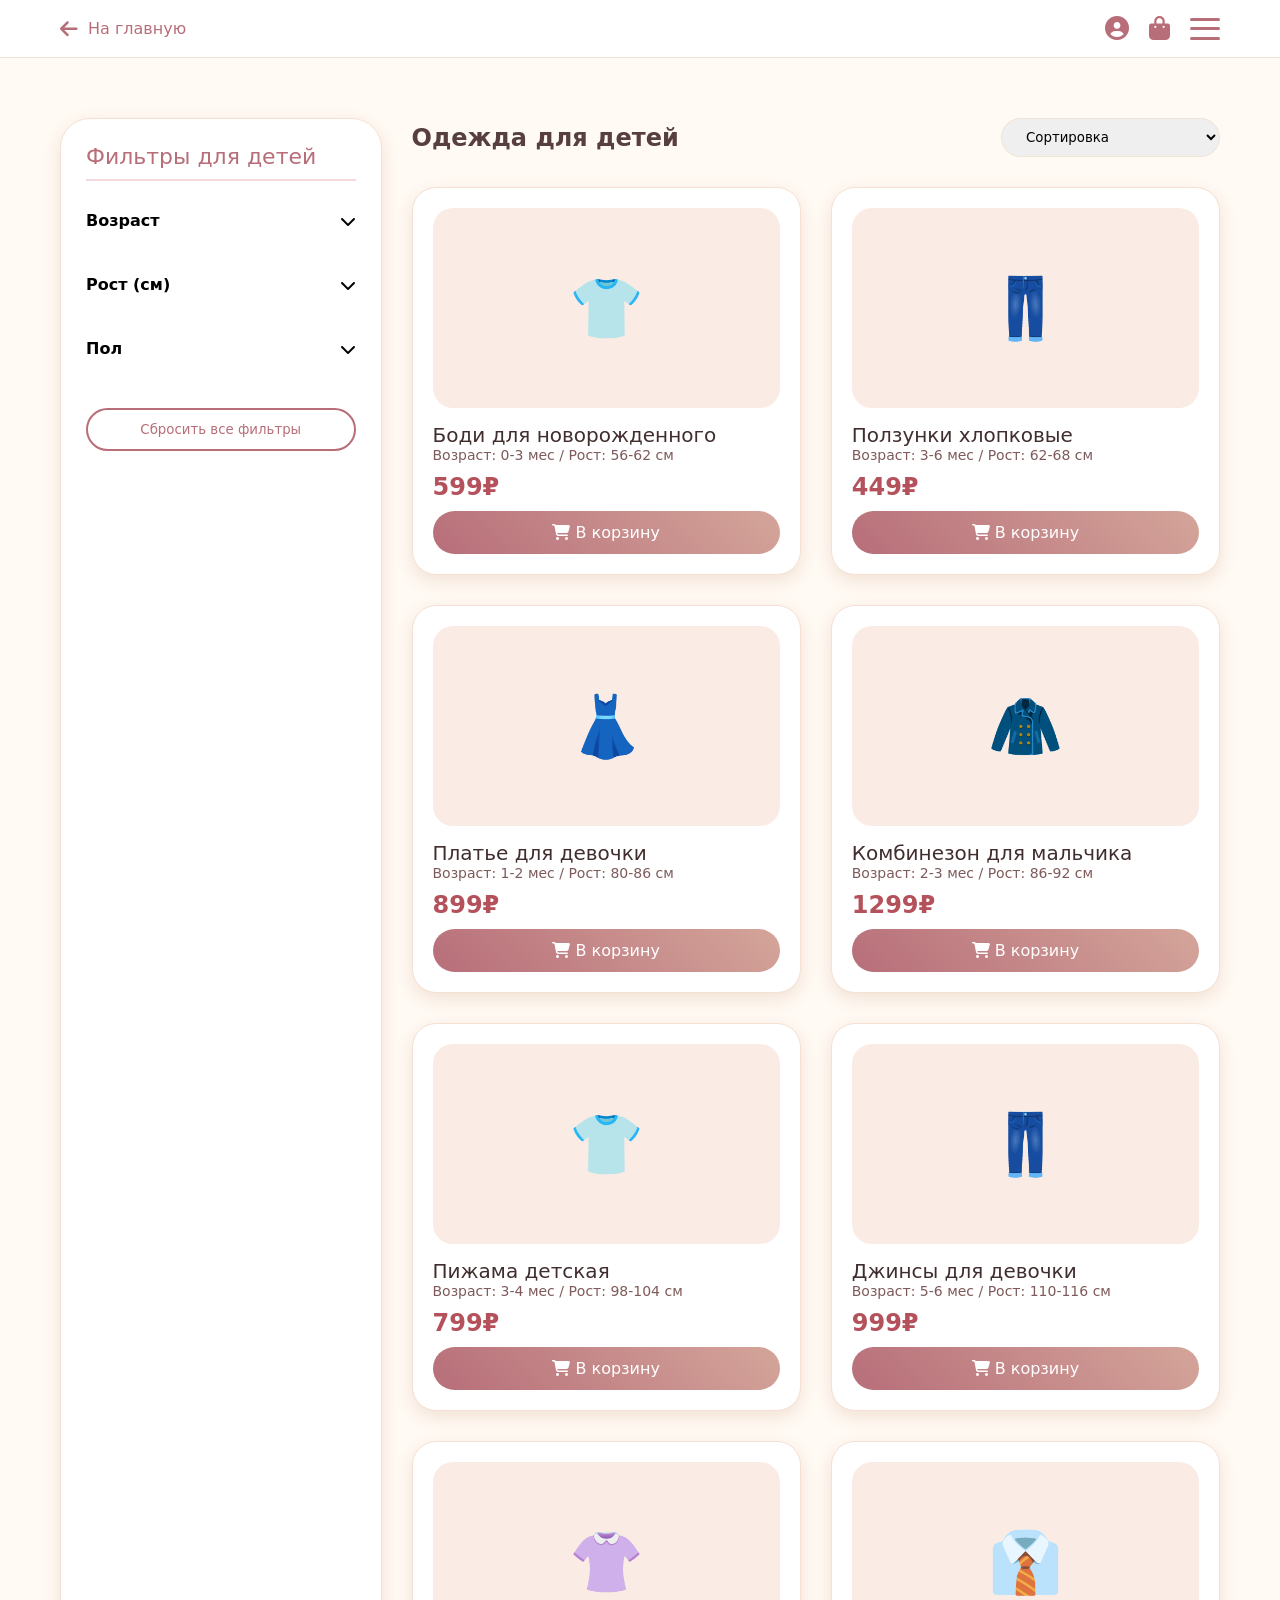
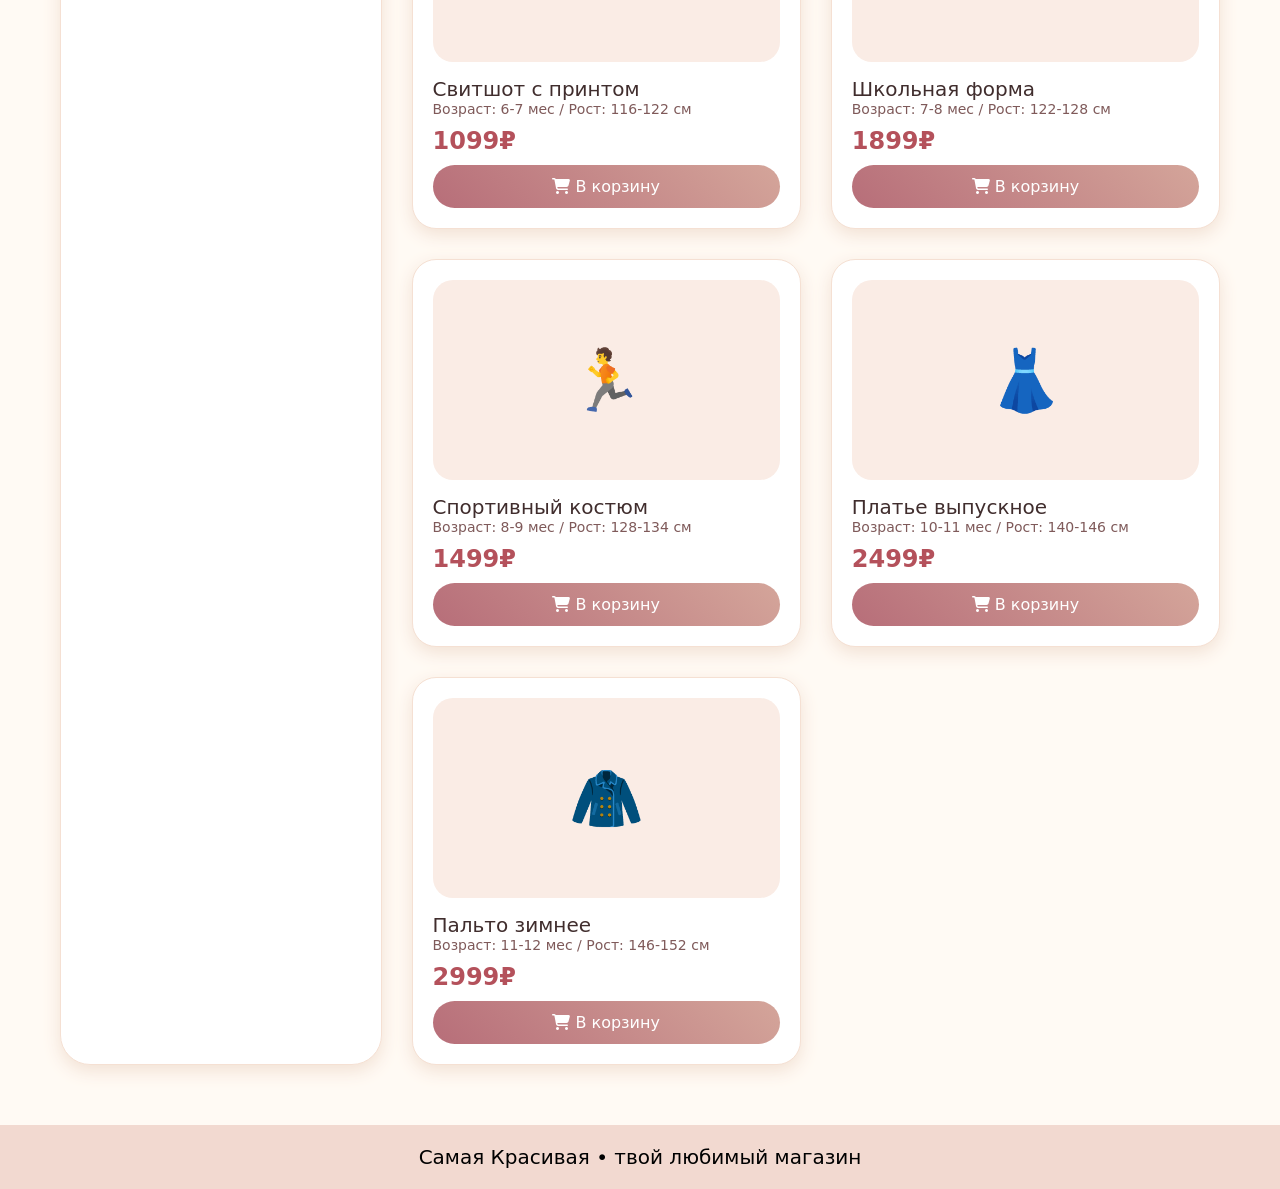
<file: catalog-children.html>
<!DOCTYPE html>
<html lang="ru">
<head>
    <meta charset="UTF-8">
    <meta name="viewport" content="width=device-width, initial-scale=1.0">
    <title>Одежда для детей | Самая Красивая</title>
    <link rel="stylesheet" href="https://cdnjs.cloudflare.com/ajax/libs/font-awesome/6.7.2/css/all.min.css">
    <style>
        * { margin: 0; padding: 0; box-sizing: border-box; font-family: 'Segoe UI', Roboto, system-ui, sans-serif; }
        body { background: #fffaf4; }
        .container { max-width: 1200px; margin: 0 auto; padding: 0 20px; }
        
        .header { background: #ffffff; padding: 16px 0; border-bottom: 1px solid #f0e4d5; position: relative; }
        .header-inner { display: flex; align-items: center; justify-content: space-between; }
        .icon-wrapper { position: relative; cursor: pointer; transition: 0.3s; }
        .icon-wrapper:hover { transform: scale(1.1); }
        .icon-wrapper i { font-size: 24px; color: #b76e79; }
        .cart-count { position: absolute; top: -10px; right: -12px; background: #b76e79; color: white; font-size: 12px; font-weight: bold; width: 18px; height: 18px; border-radius: 50%; display: none; align-items: center; justify-content: center; }
        
        .burger-menu { display: flex; flex-direction: column; justify-content: space-between; width: 30px; height: 22px; cursor: pointer; z-index: 1001; }
        .burger-menu span { display: block; width: 100%; height: 3px; background: #b76e79; border-radius: 3px; transition: 0.3s; }
        .burger-menu.active span:nth-child(1) { transform: rotate(45deg) translate(5px, 5px); }
        .burger-menu.active span:nth-child(2) { opacity: 0; }
        .burger-menu.active span:nth-child(3) { transform: rotate(-45deg) translate(7px, -7px); }
        
        .menu-overlay { position: fixed; top: 0; left: 0; width: 100%; height: 100vh; background: rgba(0,0,0,0.3); opacity: 0; visibility: hidden; transition: 0.3s; z-index: 999; }
        .menu-overlay.active { opacity: 1; visibility: visible; }
        
        .dropdown-menu { position: absolute; top: 80px; right: 20px; width: 320px; background: white; border-radius: 30px; padding: 30px; box-shadow: 0 15px 40px rgba(183,110,121,0.2); border: 1px solid #f5e0d3; opacity: 0; visibility: hidden; transform: translateY(-20px); transition: 0.3s; z-index: 1000; }
        .dropdown-menu.active { opacity: 1; visibility: visible; transform: translateY(0); }
        .menu-title { font-size: 36px; font-weight: 400; background: linear-gradient(75deg, #d78894, #e6be8a); -webkit-background-clip: text; background-clip: text; color: transparent; margin-bottom: 30px; border-bottom: 2px solid #f3d9dc; padding-bottom: 15px; }
        .menu-section-title { font-size: 20px; font-weight: 600; color: #b76e79; margin-bottom: 15px; }
        .menu-items { display: flex; flex-direction: column; gap: 12px; }
        .menu-item { font-size: 18px; color: #3b2b2b; text-decoration: none; padding: 8px 0; border-bottom: 1px dashed #f0dacd; transition: 0.2s; }
        .menu-item:hover { color: #b76e79; padding-left: 10px; }
        .call-button { display: block; width: 100%; padding: 16px; background: linear-gradient(45deg, #b76e79, #d4a59a); color: white; border-radius: 50px; font-size: 20px; font-weight: 500; text-align: center; margin-top: 20px; border: none; cursor: pointer; }
        
        .catalog-page { padding: 60px 0; }
        .filter-sidebar { background: white; border-radius: 30px; padding: 25px; box-shadow: 0 6px 18px #f2e1d4; border: 1px solid #f5e0d3; position: sticky; top: 20px; }
        .filter-title { font-size: 22px; font-weight: 500; color: #b76e79; margin-bottom: 20px; padding-bottom: 10px; border-bottom: 2px solid #f3d9dc; }
        .filter-group { margin-bottom: 25px; }
        .filter-header { display: flex; justify-content: space-between; align-items: center; cursor: pointer; padding: 10px 0; }
        .filter-header:hover { color: #b76e79; }
        .filter-content { display: none; padding-left: 15px; margin-top: 10px; }
        .filter-content.active { display: block; }
        .filter-header i { transition: transform 0.3s; }
        .filter-header.active i { transform: rotate(180deg); }
        .filter-option { display: flex; align-items: center; gap: 10px; margin-bottom: 10px; cursor: pointer; }
        .filter-option input { width: 18px; height: 18px; accent-color: #b76e79; }
        .reset-filters { width: 100%; padding: 12px; background: transparent; border: 2px solid #b76e79; color: #b76e79; border-radius: 50px; cursor: pointer; margin-top: 15px; }
        .products-grid { display: grid; grid-template-columns: repeat(auto-fill, minmax(280px, 1fr)); gap: 30px; }
        .product-card { background: white; border-radius: 24px; padding: 20px; box-shadow: 0 6px 18px #f2e1d4; transition: 0.3s; border: 1px solid #f5e0d3; }
        .product-card:hover { transform: translateY(-5px); }
        .product-image { width: 100%; height: 200px; background: #faece5; border-radius: 20px; display: flex; align-items: center; justify-content: center; font-size: 60px; margin-bottom: 15px; }
        .product-title { font-size: 20px; font-weight: 500; color: #402d2d; }
        .product-price { font-size: 24px; font-weight: 600; color: #b4515b; margin: 10px 0; }
        .product-size { font-size: 14px; color: #7f5a5a; margin-bottom: 10px; }
        .add-to-cart { width: 100%; padding: 12px; background: linear-gradient(45deg, #b76e79, #d4a59a); color: white; border: none; border-radius: 50px; cursor: pointer; font-size: 16px; transition: 0.3s; }
        .add-to-cart:hover { transform: scale(1.02); box-shadow: 0 8px 20px rgba(183,110,121,0.3); }
        
        .modal { display: none; position: fixed; top: 0; left: 0; width: 100%; height: 100%; background: rgba(0,0,0,0.5); z-index: 2000; align-items: center; justify-content: center; opacity: 0; transition: opacity 0.3s ease; }
        .modal.active { display: flex; opacity: 1; }
        .modal-content { background: white; max-width: 500px; width: 90%; border-radius: 60px; padding: 40px; position: relative; }
        .modal-content.max-width-600 { max-width: 600px; }
        .modal-close { position: absolute; top: 20px; right: 20px; background: none; border: none; font-size: 30px; color: #b76e79; cursor: pointer; }
        .modal-title { font-size: 32px; font-weight: 400; background: linear-gradient(75deg, #d78894, #e6be8a); -webkit-background-clip: text; background-clip: text; color: transparent; margin-bottom: 30px; text-align: center; }
        .modal-form .field { margin-bottom: 20px; }
        .modal-form .label { color: #573f3f; margin-bottom: 5px; display: block; }
        .modal-form .input { width: 100%; border-radius: 30px; border: 2px solid #f0e4d5; padding: 12px 20px; }
        .modal-form .checkbox { display: flex; align-items: center; gap: 10px; cursor: pointer; }
        .modal-form .checkbox input { width: 18px; height: 18px; accent-color: #b76e79; }
        .modal-form .button { width: 100%; padding: 16px; background: linear-gradient(45deg, #b76e79, #d4a59a); color: white; border: none; border-radius: 50px; font-size: 18px; font-weight: 500; cursor: pointer; transition: 0.3s; margin-top: 20px; }
        .modal-form .button:hover { transform: scale(1.02); box-shadow: 0 8px 20px rgba(183,110,121,0.3); }
        
        .cart-item { display: flex; align-items: center; gap: 15px; padding: 15px; border-bottom: 1px solid #f0e4d5; }
        .cart-item-image { width: 50px; height: 50px; background: #faece5; border-radius: 15px; display: flex; align-items: center; justify-content: center; font-size: 24px; }
        .cart-item-info { flex: 1; }
        .cart-item-name { font-weight: 500; color: #402d2d; }
        .cart-item-price { color: #b76e79; font-size: 14px; }
        .cart-item-quantity { display: flex; align-items: center; gap: 10px; }
        .cart-qty-btn { width: 30px; height: 30px; border-radius: 50%; border: 1px solid #b76e79; background: white; color: #b76e79; cursor: pointer; }
        .cart-qty-btn:hover { background: #b76e79; color: white; }
        .cart-item-total { min-width: 70px; font-weight: 600; color: #b4515b; }
        .cart-remove-btn { background: none; border: none; color: #f14668; cursor: pointer; font-size: 18px; }
        
        /* Кнопка ОФОРМИТЬ ЗАКАЗ в корзине */
        .checkout-btn {
            width: 100%;
            padding: 16px;
            background: linear-gradient(45deg, #b76e79, #d4a59a);
            color: white;
            border: none;
            border-radius: 50px;
            font-size: 18px;
            font-weight: 500;
            cursor: pointer;
            transition: 0.3s;
            margin-top: 20px;
        }
        .checkout-btn:hover {
            transform: scale(1.02);
            box-shadow: 0 8px 20px rgba(183,110,121,0.3);
        }
        
        .row { display: flex; gap: 30px; flex-wrap: wrap; }
        @media (max-width: 768px) { .filter-sidebar { position: static; margin-bottom: 30px; } }
    </style>
</head>
<body>
    <header class="header">
        <div class="container header-inner">
            <a href="index.html" style="text-decoration: none;">
                <div style="display: flex; align-items: center; gap: 10px;">
                    <i class="fas fa-arrow-left" style="color: #b76e79; font-size: 20px;"></i>
                    <span style="color: #b76e79; font-weight: 500;">На главную</span>
                </div>
            </a>
            <div style="display: flex; align-items: center; gap: 20px;">
                <div class="icon-wrapper" onclick="window.location.href='login.html'">
                    <i class="fas fa-user-circle"></i>
                </div>
                <div class="icon-wrapper" onclick="window.openCart()">
                    <i class="fas fa-shopping-bag"></i>
                    <span class="cart-count" id="cartCount">0</span>
                </div>
                <div class="burger-menu" id="burgerMenu">
                    <span></span>
                    <span></span>
                    <span></span>
                </div>
            </div>
        </div>
        <div class="dropdown-menu" id="dropdownMenu">
            <div class="menu-title">Самая Красивая</div>
            <div class="menu-section">
                <div class="menu-section-title">Каталог</div>
                <div class="menu-items">
                    <a href="catalog-women.html" class="menu-item">Одежда для мам</a>
                    <a href="catalog-children.html" class="menu-item">Одежда для детей</a>
                    <a href="catalog-accessories.html" class="menu-item">Аксессуары</a>
                </div>
            </div>
            <div class="menu-section">
                <div class="menu-items">
                    <a href="index.html#reviews" class="menu-item">Отзывы</a>
                    <a href="index.html#contacts" class="menu-item">Как нас найти?</a>
                </div>
            </div>
            <button class="call-button" onclick="window.openCallModal()">Заказать звонок</button>
        </div>
        <div class="menu-overlay" id="menuOverlay"></div>
    </header>

    <main class="catalog-page">
        <div class="container">
            <div class="row">
                <aside class="filter-sidebar" style="flex: 1; min-width: 250px;">
                    <h3 class="filter-title"> Фильтры для детей</h3>
                    
                    <div class="filter-group">
                        <div class="filter-header" onclick="toggleFilter(this)">
                            <h4> Возраст</h4>
                            <i class="fas fa-chevron-down"></i>
                        </div>
                        <div class="filter-content">
                            <label class="filter-option"><input type="checkbox" value="0-3" class="age-filter"> 0-3 месяца</label>
                            <label class="filter-option"><input type="checkbox" value="3-6" class="age-filter"> 3-6 месяца</label>
                            <label class="filter-option"><input type="checkbox" value="6-9" class="age-filter"> 6-9 месяца</label>
                            <label class="filter-option"><input type="checkbox" value="9-12" class="age-filter"> 9-12 месяца</label>
                            <label class="filter-option"><input type="checkbox" value="1-2" class="age-filter"> 1-2 года</label>
                            <label class="filter-option"><input type="checkbox" value="2-3" class="age-filter"> 2-3 года</label>
                            <label class="filter-option"><input type="checkbox" value="3-4" class="age-filter"> 3-4 года</label>
                            <label class="filter-option"><input type="checkbox" value="4-5" class="age-filter"> 4-5 лет</label>
                            <label class="filter-option"><input type="checkbox" value="5-6" class="age-filter"> 5-6 лет</label>
                            <label class="filter-option"><input type="checkbox" value="6-7" class="age-filter"> 6-7 лет</label>
                            <label class="filter-option"><input type="checkbox" value="7-8" class="age-filter"> 7-8 лет</label>
                            <label class="filter-option"><input type="checkbox" value="8-9" class="age-filter"> 8-9 лет</label>
                            <label class="filter-option"><input type="checkbox" value="9-10" class="age-filter"> 9-10 лет</label>
                            <label class="filter-option"><input type="checkbox" value="10-11" class="age-filter"> 10-11 лет</label>
                            <label class="filter-option"><input type="checkbox" value="11-12" class="age-filter"> 11-12 лет</label>
                        </div>
                    </div>
                    
                    <div class="filter-group">
                        <div class="filter-header" onclick="toggleFilter(this)">
                            <h4> Рост (см)</h4>
                            <i class="fas fa-chevron-down"></i>
                        </div>
                        <div class="filter-content">
                            <label class="filter-option"><input type="checkbox" value="56-62" class="height-filter"> 56-62 см</label>
                            <label class="filter-option"><input type="checkbox" value="62-68" class="height-filter"> 62-68 см</label>
                            <label class="filter-option"><input type="checkbox" value="68-74" class="height-filter"> 68-74 см</label>
                            <label class="filter-option"><input type="checkbox" value="74-80" class="height-filter"> 74-80 см</label>
                            <label class="filter-option"><input type="checkbox" value="80-86" class="height-filter"> 80-86 см</label>
                            <label class="filter-option"><input type="checkbox" value="86-92" class="height-filter"> 86-92 см</label>
                            <label class="filter-option"><input type="checkbox" value="92-98" class="height-filter"> 92-98 см</label>
                            <label class="filter-option"><input type="checkbox" value="98-104" class="height-filter"> 98-104 см</label>
                            <label class="filter-option"><input type="checkbox" value="104-110" class="height-filter"> 104-110 см</label>
                            <label class="filter-option"><input type="checkbox" value="110-116" class="height-filter"> 110-116 см</label>
                            <label class="filter-option"><input type="checkbox" value="116-122" class="height-filter"> 116-122 см</label>
                            <label class="filter-option"><input type="checkbox" value="122-128" class="height-filter"> 122-128 см</label>
                            <label class="filter-option"><input type="checkbox" value="128-134" class="height-filter"> 128-134 см</label>
                            <label class="filter-option"><input type="checkbox" value="134-140" class="height-filter"> 134-140 см</label>
                            <label class="filter-option"><input type="checkbox" value="140-146" class="height-filter"> 140-146 см</label>
                            <label class="filter-option"><input type="checkbox" value="146-152" class="height-filter"> 146-152 см</label>
                        </div>
                    </div>
                    
                    <div class="filter-group">
                        <div class="filter-header" onclick="toggleFilter(this)">
                            <h4> Пол</h4>
                            <i class="fas fa-chevron-down"></i>
                        </div>
                        <div class="filter-content">
                            <label class="filter-option"><input type="checkbox" value="boy" class="gender-filter"> Мальчик</label>
                            <label class="filter-option"><input type="checkbox" value="girl" class="gender-filter"> Девочка</label>
                            <label class="filter-option"><input type="checkbox" value="unisex" class="gender-filter"> Унисекс</label>
                        </div>
                    </div>
                    
                    <button id="resetFilters" class="reset-filters">Сбросить все фильтры</button>
                </aside>
                
                <div style="flex: 3;">
                    <div style="display: flex; justify-content: space-between; align-items: center; margin-bottom: 30px; flex-wrap: wrap;">
                        <h2 style="color: #573f3f;">Одежда для детей</h2>
                        <select id="sortSelect" style="border-radius: 30px; padding: 10px 20px; border: 1px solid #f0e4d5;">
                            <option value="default">Сортировка</option>
                            <option value="price-asc">Цена: по возрастанию</option>
                            <option value="price-desc">Цена: по убыванию</option>
                            <option value="name-asc">Название: А-Я</option>
                            <option value="name-desc">Название: Я-А</option>
                        </select>
                    </div>
                    
                    <div class="products-grid" id="productsGrid"></div>
                    <div id="noProducts" style="text-align: center; padding: 50px; display: none;">
                        <i class="fas fa-baby fa-3x" style="color: #edd7cb;"></i>
                        <p style="color: #7f5a5a; margin-top: 20px;">Товары не найдены</p>
                    </div>
                </div>
            </div>
        </div>
    </main>

    <div class="modal" id="callModal">
        <div class="modal-content">
            <button class="modal-close" onclick="window.closeCallModal()">×</button>
            <h2 class="modal-title">Заказать звонок</h2>
            <form class="modal-form" id="callForm">
                <div class="field"><label class="label">Ваше имя</label><input class="input" type="text" id="callName" required></div>
                <div class="field"><label class="label">Телефон</label><input class="input" type="tel" id="callPhone" required></div>
                <div class="field"><label class="label">Удобное время</label><input class="input" type="text" id="callTime"></div>
                <div class="field"><label class="checkbox"><input type="checkbox" id="callAgreement" required> Я согласен на обработку данных</label></div>
                <button type="submit" class="button">Отправить</button>
            </form>
        </div>
    </div>

    <div class="modal" id="cartModal">
        <div class="modal-content max-width-600" style="max-width: 600px;">
            <button class="modal-close" onclick="window.closeCart()">×</button>
            <h2 class="modal-title">🛍️ Корзина</h2>
            <div id="cartItems" style="max-height: 400px; overflow-y: auto;"></div>
            <div style="border-top: 2px solid #f0e4d5; margin-top: 20px; padding-top: 20px;">
                <div style="display: flex; justify-content: space-between; font-size: 22px; font-weight: 600; color: #b4515b;">
                    <span>Итого:</span>
                    <span id="cartTotal">0</span>
                    <span>₽</span>
                </div>
                <button class="checkout-btn" onclick="alert('Оформление заказа будет доступно в следующей версии!')">Оформить заказ</button>
            </div>
        </div>
    </div>

    <div style="background: #f2d9d0; padding: 20px; text-align: center;">
        <p style="font-size: 20px;">Самая Красивая • твой любимый магазин</p>
    </div>

    <script src="scripts/menu.js"></script>
    <script src="scripts/cart.js"></script>
    <script>
        const products = [
            { id: 1, name: "Боди для новорожденного", age: "0-3", height: "56-62", gender: "unisex", price: 599, image: "👕" },
            { id: 2, name: "Ползунки хлопковые", age: "3-6", height: "62-68", gender: "unisex", price: 449, image: "👖" },
            { id: 3, name: "Платье для девочки", age: "1-2", height: "80-86", gender: "girl", price: 899, image: "👗" },
            { id: 4, name: "Комбинезон для мальчика", age: "2-3", height: "86-92", gender: "boy", price: 1299, image: "🧥" },
            { id: 5, name: "Пижама детская", age: "3-4", height: "98-104", gender: "unisex", price: 799, image: "👕" },
            { id: 6, name: "Джинсы для девочки", age: "5-6", height: "110-116", gender: "girl", price: 999, image: "👖" },
            { id: 7, name: "Свитшот с принтом", age: "6-7", height: "116-122", gender: "unisex", price: 1099, image: "👚" },
            { id: 8, name: "Школьная форма", age: "7-8", height: "122-128", gender: "unisex", price: 1899, image: "👔" },
            { id: 9, name: "Спортивный костюм", age: "8-9", height: "128-134", gender: "boy", price: 1499, image: "🏃" },
            { id: 10, name: "Платье выпускное", age: "10-11", height: "140-146", gender: "girl", price: 2499, image: "👗" },
            { id: 11, name: "Пальто зимнее", age: "11-12", height: "146-152", gender: "unisex", price: 2999, image: "🧥" }
        ];

        let currentProducts = [...products];

        function toggleFilter(header) {
            header.classList.toggle('active');
            const content = header.nextElementSibling;
            content.classList.toggle('active');
        }

        function renderProducts() {
            const grid = document.getElementById('productsGrid');
            const noProducts = document.getElementById('noProducts');
            
            if (currentProducts.length === 0) {
                grid.style.display = 'none';
                noProducts.style.display = 'block';
                return;
            }
            
            grid.style.display = 'grid';
            noProducts.style.display = 'none';
            
            grid.innerHTML = currentProducts.map(product => `
                <div class="product-card">
                    <div class="product-image">${product.image}</div>
                    <h3 class="product-title">${product.name}</h3>
                    <div class="product-size">Возраст: ${product.age} мес / Рост: ${product.height} см</div>
                    <div class="product-price">${product.price}₽</div>
                    <button class="add-to-cart" onclick="window.addToCart({id: ${product.id}, name: '${product.name}', price: ${product.price}, image: '${product.image}'})">
                        <i class="fas fa-shopping-cart"></i> В корзину
                    </button>
                </div>
            `).join('');
        }

        function applyFilters() {
            const selectedAges = Array.from(document.querySelectorAll('.age-filter:checked')).map(cb => cb.value);
            const selectedHeights = Array.from(document.querySelectorAll('.height-filter:checked')).map(cb => cb.value);
            const selectedGenders = Array.from(document.querySelectorAll('.gender-filter:checked')).map(cb => cb.value);
            
            currentProducts = products.filter(product => {
                if (selectedAges.length > 0 && !selectedAges.includes(product.age)) return false;
                if (selectedHeights.length > 0 && !selectedHeights.includes(product.height)) return false;
                if (selectedGenders.length > 0 && !selectedGenders.includes(product.gender)) return false;
                return true;
            });
            
            applySort();
        }

        function applySort() {
            const sortValue = document.getElementById('sortSelect').value;
            if (sortValue === 'price-asc') currentProducts.sort((a, b) => a.price - b.price);
            else if (sortValue === 'price-desc') currentProducts.sort((a, b) => b.price - a.price);
            else if (sortValue === 'name-asc') currentProducts.sort((a, b) => a.name.localeCompare(b.name));
            else if (sortValue === 'name-desc') currentProducts.sort((a, b) => b.name.localeCompare(a.name));
            renderProducts();
        }

        function resetFilters() {
            document.querySelectorAll('.age-filter:checked, .height-filter:checked, .gender-filter:checked').forEach(cb => cb.checked = false);
            document.getElementById('sortSelect').value = 'default';
            currentProducts = [...products];
            renderProducts();
        }

        document.getElementById('resetFilters').addEventListener('click', resetFilters);
        document.querySelectorAll('.age-filter, .height-filter, .gender-filter').forEach(cb => cb.addEventListener('change', applyFilters));
        document.getElementById('sortSelect').addEventListener('change', applyFilters);
        
        renderProducts();
    </script>
</body>
</html>
</file>
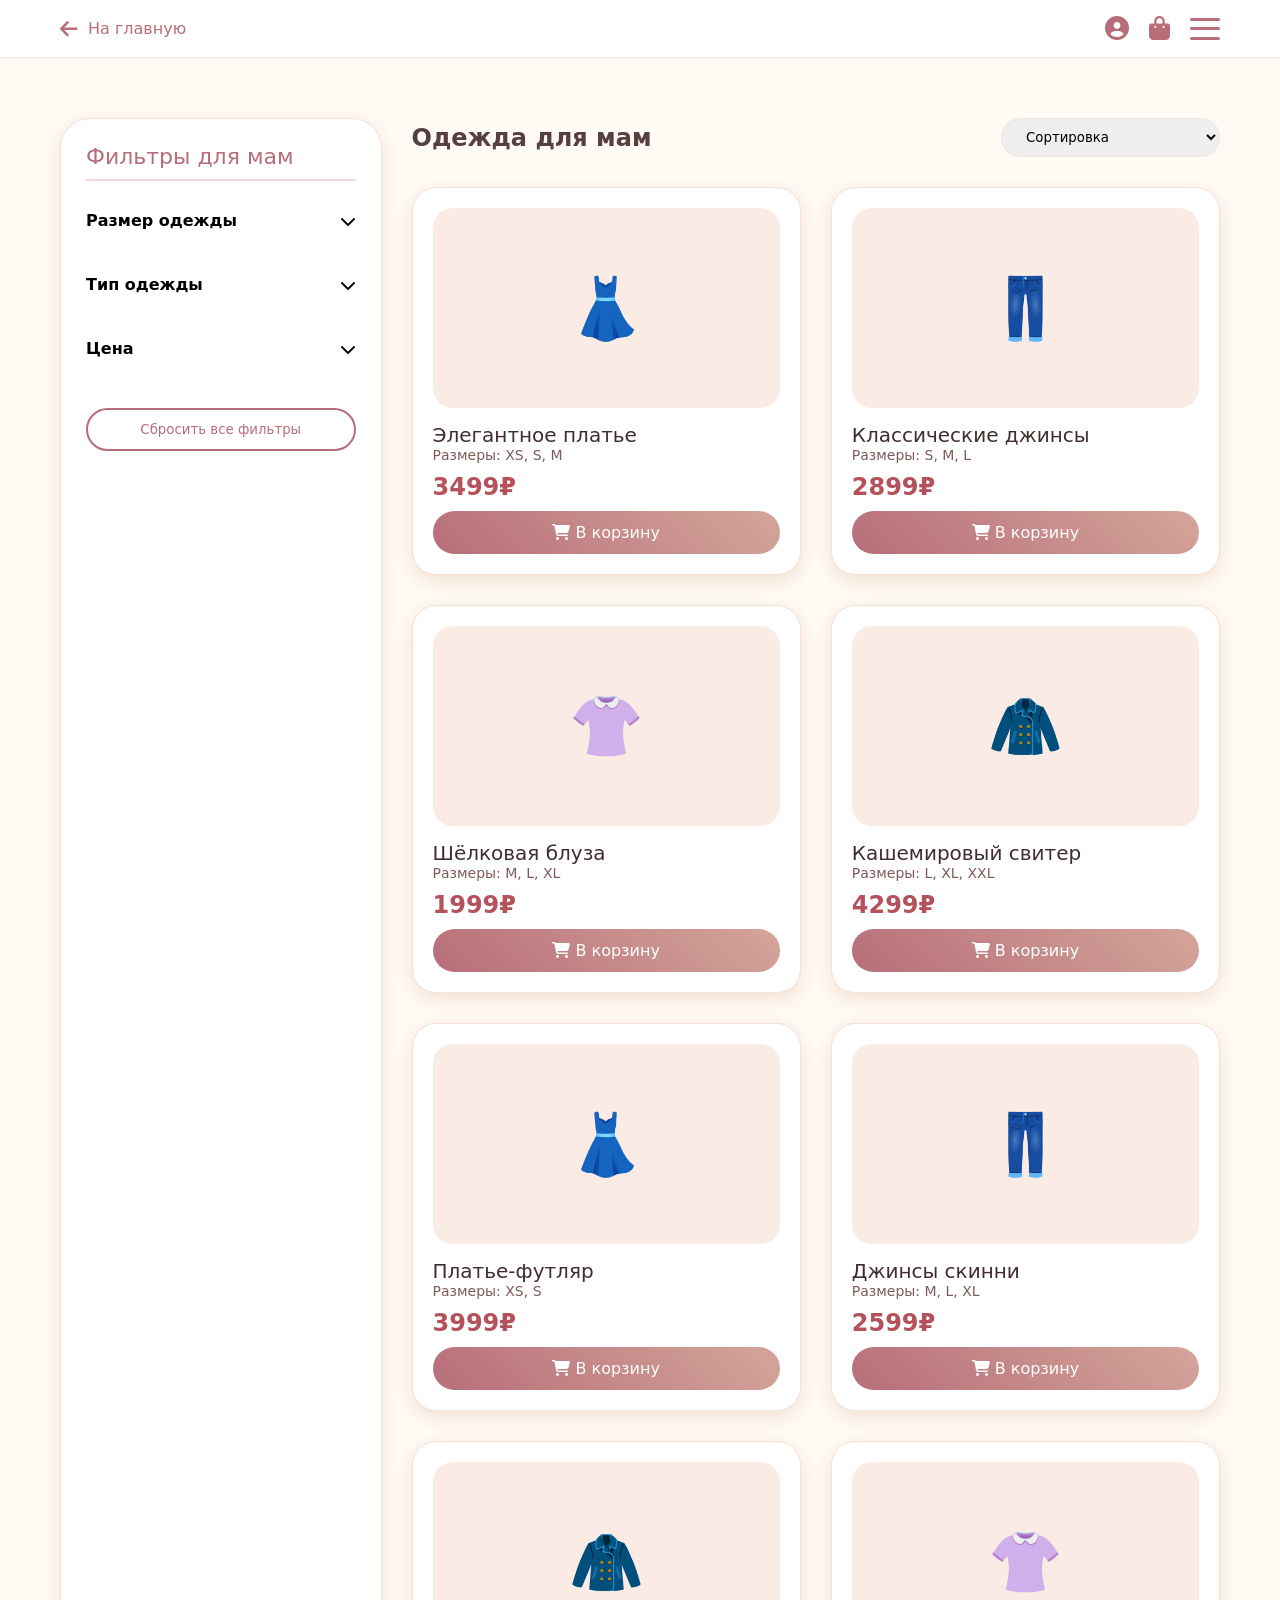
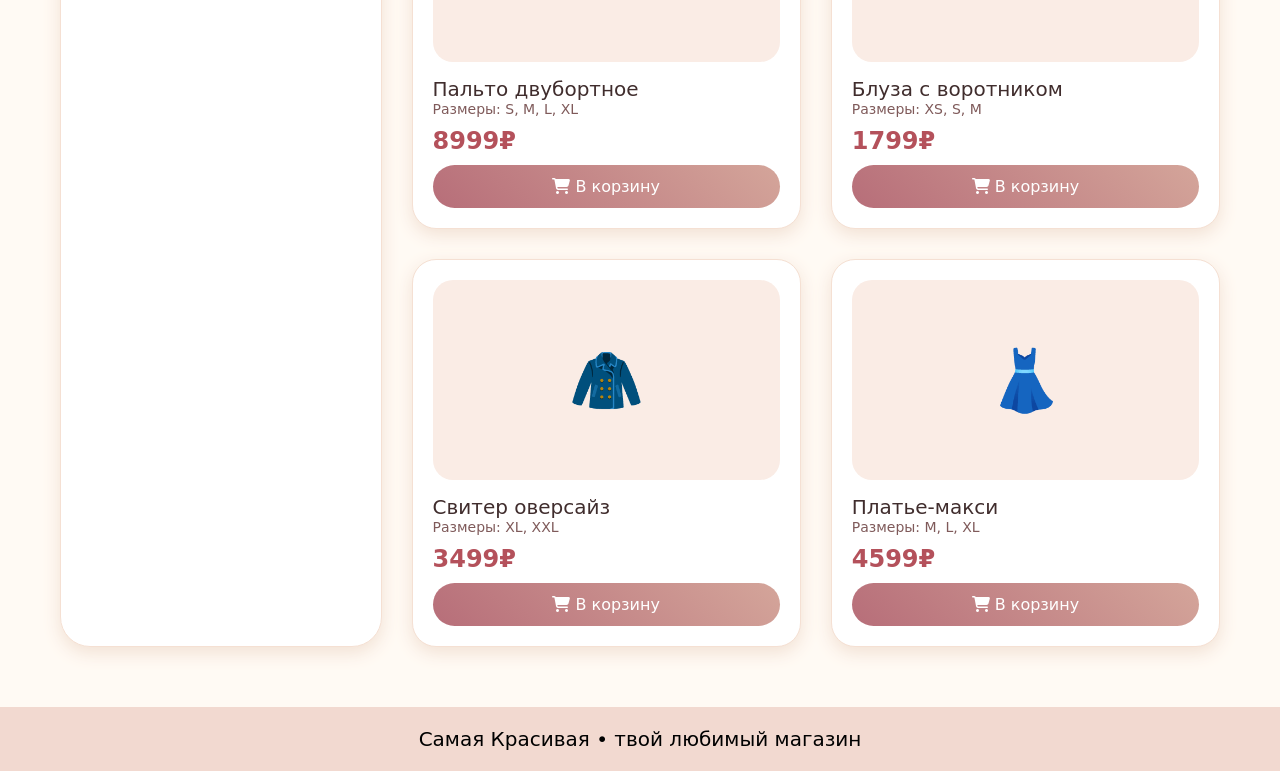
<file: catalog-women.html>
<!DOCTYPE html>
<html lang="ru">
<head>
    <meta charset="UTF-8">
    <meta name="viewport" content="width=device-width, initial-scale=1.0">
    <title>Одежда для мам | Самая Красивая</title>
    <link rel="stylesheet" href="https://cdnjs.cloudflare.com/ajax/libs/font-awesome/6.7.2/css/all.min.css">
    <style>
        * { margin: 0; padding: 0; box-sizing: border-box; font-family: 'Segoe UI', Roboto, system-ui, sans-serif; }
        body { background: #fffaf4; }
        .container { max-width: 1200px; margin: 0 auto; padding: 0 20px; }
        
        .header { background: #ffffff; padding: 16px 0; border-bottom: 1px solid #f0e4d5; position: relative; }
        .header-inner { display: flex; align-items: center; justify-content: space-between; }
        .icon-wrapper { position: relative; cursor: pointer; transition: 0.3s; }
        .icon-wrapper:hover { transform: scale(1.1); }
        .icon-wrapper i { font-size: 24px; color: #b76e79; }
        .cart-count { position: absolute; top: -10px; right: -12px; background: #b76e79; color: white; font-size: 12px; font-weight: bold; width: 18px; height: 18px; border-radius: 50%; display: none; align-items: center; justify-content: center; }
        
        .burger-menu { display: flex; flex-direction: column; justify-content: space-between; width: 30px; height: 22px; cursor: pointer; z-index: 1001; }
        .burger-menu span { display: block; width: 100%; height: 3px; background: #b76e79; border-radius: 3px; transition: 0.3s; }
        .burger-menu.active span:nth-child(1) { transform: rotate(45deg) translate(5px, 5px); }
        .burger-menu.active span:nth-child(2) { opacity: 0; }
        .burger-menu.active span:nth-child(3) { transform: rotate(-45deg) translate(7px, -7px); }
        
        .menu-overlay { position: fixed; top: 0; left: 0; width: 100%; height: 100vh; background: rgba(0,0,0,0.3); opacity: 0; visibility: hidden; transition: 0.3s; z-index: 999; }
        .menu-overlay.active { opacity: 1; visibility: visible; }
        
        .dropdown-menu { position: absolute; top: 80px; right: 20px; width: 320px; background: white; border-radius: 30px; padding: 30px; box-shadow: 0 15px 40px rgba(183,110,121,0.2); border: 1px solid #f5e0d3; opacity: 0; visibility: hidden; transform: translateY(-20px); transition: 0.3s; z-index: 1000; }
        .dropdown-menu.active { opacity: 1; visibility: visible; transform: translateY(0); }
        .menu-title { font-size: 36px; font-weight: 400; background: linear-gradient(75deg, #d78894, #e6be8a); -webkit-background-clip: text; background-clip: text; color: transparent; margin-bottom: 30px; border-bottom: 2px solid #f3d9dc; padding-bottom: 15px; }
        .menu-section-title { font-size: 20px; font-weight: 600; color: #b76e79; margin-bottom: 15px; }
        .menu-items { display: flex; flex-direction: column; gap: 12px; }
        .menu-item { font-size: 18px; color: #3b2b2b; text-decoration: none; padding: 8px 0; border-bottom: 1px dashed #f0dacd; transition: 0.2s; }
        .menu-item:hover { color: #b76e79; padding-left: 10px; }
        .call-button { display: block; width: 100%; padding: 16px; background: linear-gradient(45deg, #b76e79, #d4a59a); color: white; border-radius: 50px; font-size: 20px; font-weight: 500; text-align: center; margin-top: 20px; border: none; cursor: pointer; }
        
        .catalog-page { padding: 60px 0; }
        .filter-sidebar { background: white; border-radius: 30px; padding: 25px; box-shadow: 0 6px 18px #f2e1d4; border: 1px solid #f5e0d3; position: sticky; top: 20px; }
        .filter-title { font-size: 22px; font-weight: 500; color: #b76e79; margin-bottom: 20px; padding-bottom: 10px; border-bottom: 2px solid #f3d9dc; }
        .filter-group { margin-bottom: 25px; }
        .filter-header { display: flex; justify-content: space-between; align-items: center; cursor: pointer; padding: 10px 0; }
        .filter-header:hover { color: #b76e79; }
        .filter-content { display: none; padding-left: 15px; margin-top: 10px; }
        .filter-content.active { display: block; }
        .filter-header i { transition: transform 0.3s; }
        .filter-header.active i { transform: rotate(180deg); }
        .filter-option { display: flex; align-items: center; gap: 10px; margin-bottom: 10px; cursor: pointer; }
        .filter-option input { width: 18px; height: 18px; accent-color: #b76e79; }
        .reset-filters { width: 100%; padding: 12px; background: transparent; border: 2px solid #b76e79; color: #b76e79; border-radius: 50px; cursor: pointer; margin-top: 15px; }
        .products-grid { display: grid; grid-template-columns: repeat(auto-fill, minmax(280px, 1fr)); gap: 30px; }
        .product-card { background: white; border-radius: 24px; padding: 20px; box-shadow: 0 6px 18px #f2e1d4; transition: 0.3s; border: 1px solid #f5e0d3; }
        .product-card:hover { transform: translateY(-5px); }
        .product-image { width: 100%; height: 200px; background: #faece5; border-radius: 20px; display: flex; align-items: center; justify-content: center; font-size: 60px; margin-bottom: 15px; }
        .product-title { font-size: 20px; font-weight: 500; color: #402d2d; }
        .product-price { font-size: 24px; font-weight: 600; color: #b4515b; margin: 10px 0; }
        .product-size { font-size: 14px; color: #7f5a5a; margin-bottom: 10px; }
        .add-to-cart { width: 100%; padding: 12px; background: linear-gradient(45deg, #b76e79, #d4a59a); color: white; border: none; border-radius: 50px; cursor: pointer; font-size: 16px; transition: 0.3s; }
        .add-to-cart:hover { transform: scale(1.02); box-shadow: 0 8px 20px rgba(183,110,121,0.3); }
        
        .modal { display: none; position: fixed; top: 0; left: 0; width: 100%; height: 100%; background: rgba(0,0,0,0.5); z-index: 2000; align-items: center; justify-content: center; opacity: 0; transition: opacity 0.3s ease; }
        .modal.active { display: flex; opacity: 1; }
        .modal-content { background: white; max-width: 500px; width: 90%; border-radius: 60px; padding: 40px; position: relative; }
        .modal-content.max-width-600 { max-width: 600px; }
        .modal-close { position: absolute; top: 20px; right: 20px; background: none; border: none; font-size: 30px; color: #b76e79; cursor: pointer; }
        .modal-title { font-size: 32px; font-weight: 400; background: linear-gradient(75deg, #d78894, #e6be8a); -webkit-background-clip: text; background-clip: text; color: transparent; margin-bottom: 30px; text-align: center; }
        .modal-form .field { margin-bottom: 20px; }
        .modal-form .label { color: #573f3f; margin-bottom: 5px; display: block; }
        .modal-form .input { width: 100%; border-radius: 30px; border: 2px solid #f0e4d5; padding: 12px 20px; }
        .modal-form .checkbox { display: flex; align-items: center; gap: 10px; cursor: pointer; }
        .modal-form .checkbox input { width: 18px; height: 18px; accent-color: #b76e79; }
        .modal-form .button { width: 100%; padding: 16px; background: linear-gradient(45deg, #b76e79, #d4a59a); color: white; border: none; border-radius: 50px; font-size: 18px; font-weight: 500; cursor: pointer; transition: 0.3s; margin-top: 20px; }
        .modal-form .button:hover { transform: scale(1.02); box-shadow: 0 8px 20px rgba(183,110,121,0.3); }
        
        .cart-item { display: flex; align-items: center; gap: 15px; padding: 15px; border-bottom: 1px solid #f0e4d5; }
        .cart-item-image { width: 50px; height: 50px; background: #faece5; border-radius: 15px; display: flex; align-items: center; justify-content: center; font-size: 24px; }
        .cart-item-info { flex: 1; }
        .cart-item-name { font-weight: 500; color: #402d2d; }
        .cart-item-price { color: #b76e79; font-size: 14px; }
        .cart-item-quantity { display: flex; align-items: center; gap: 10px; }
        .cart-qty-btn { width: 30px; height: 30px; border-radius: 50%; border: 1px solid #b76e79; background: white; color: #b76e79; cursor: pointer; }
        .cart-qty-btn:hover { background: #b76e79; color: white; }
        .cart-item-total { min-width: 70px; font-weight: 600; color: #b4515b; }
        .cart-remove-btn { background: none; border: none; color: #f14668; cursor: pointer; font-size: 18px; }
        
        /* Кнопка ОФОРМИТЬ ЗАКАЗ в корзине */
        .checkout-btn {
            width: 100%;
            padding: 16px;
            background: linear-gradient(45deg, #b76e79, #d4a59a);
            color: white;
            border: none;
            border-radius: 50px;
            font-size: 18px;
            font-weight: 500;
            cursor: pointer;
            transition: 0.3s;
            margin-top: 20px;
        }
        .checkout-btn:hover {
            transform: scale(1.02);
            box-shadow: 0 8px 20px rgba(183,110,121,0.3);
        }
        
        .row { display: flex; gap: 30px; flex-wrap: wrap; }
        @media (max-width: 768px) { .filter-sidebar { position: static; margin-bottom: 30px; } }
    </style>
</head>
<body>
    <header class="header">
        <div class="container header-inner">
            <a href="index.html" style="text-decoration: none;">
                <div style="display: flex; align-items: center; gap: 10px;">
                    <i class="fas fa-arrow-left" style="color: #b76e79; font-size: 20px;"></i>
                    <span style="color: #b76e79; font-weight: 500;">На главную</span>
                </div>
            </a>
            <div style="display: flex; align-items: center; gap: 20px;">
                <div class="icon-wrapper" onclick="window.location.href='login.html'">
                    <i class="fas fa-user-circle"></i>
                </div>
                <div class="icon-wrapper" onclick="window.openCart()">
                    <i class="fas fa-shopping-bag"></i>
                    <span class="cart-count" id="cartCount">0</span>
                </div>
                <div class="burger-menu" id="burgerMenu">
                    <span></span>
                    <span></span>
                    <span></span>
                </div>
            </div>
        </div>
        <div class="dropdown-menu" id="dropdownMenu">
            <div class="menu-title">Самая Красивая</div>
            <div class="menu-section">
                <div class="menu-section-title">Каталог</div>
                <div class="menu-items">
                    <a href="catalog-women.html" class="menu-item">Одежда для мам</a>
                    <a href="catalog-children.html" class="menu-item">Одежда для детей</a>
                    <a href="catalog-accessories.html" class="menu-item">Аксессуары</a>
                </div>
            </div>
            <div class="menu-section">
                <div class="menu-items">
                    <a href="index.html#reviews" class="menu-item">Отзывы</a>
                    <a href="index.html#contacts" class="menu-item">Как нас найти?</a>
                </div>
            </div>
            <button class="call-button" onclick="window.openCallModal()">Заказать звонок</button>
        </div>
        <div class="menu-overlay" id="menuOverlay"></div>
    </header>

    <main class="catalog-page">
        <div class="container">
            <div class="row">
                <aside class="filter-sidebar" style="flex: 1; min-width: 250px;">
                    <h3 class="filter-title"> Фильтры для мам</h3>
                    
                    <div class="filter-group">
                        <div class="filter-header" onclick="toggleFilter(this)">
                            <h4> Размер одежды</h4>
                            <i class="fas fa-chevron-down"></i>
                        </div>
                        <div class="filter-content">
                            <label class="filter-option"><input type="checkbox" value="XS" class="size-filter"> XS (42-44)</label>
                            <label class="filter-option"><input type="checkbox" value="S" class="size-filter"> S (44-46)</label>
                            <label class="filter-option"><input type="checkbox" value="M" class="size-filter"> M (48-50)</label>
                            <label class="filter-option"><input type="checkbox" value="L" class="size-filter"> L (52-54)</label>
                            <label class="filter-option"><input type="checkbox" value="XL" class="size-filter"> XL (56-58)</label>
                            <label class="filter-option"><input type="checkbox" value="XXL" class="size-filter"> XXL (60-62)</label>
                        </div>
                    </div>
                    
                    <div class="filter-group">
                        <div class="filter-header" onclick="toggleFilter(this)">
                            <h4> Тип одежды</h4>
                            <i class="fas fa-chevron-down"></i>
                        </div>
                        <div class="filter-content">
                            <label class="filter-option"><input type="checkbox" value="dress" class="type-filter"> Платья</label>
                            <label class="filter-option"><input type="checkbox" value="jeans" class="type-filter"> Джинсы</label>
                            <label class="filter-option"><input type="checkbox" value="blouse" class="type-filter"> Блузы</label>
                            <label class="filter-option"><input type="checkbox" value="coat" class="type-filter"> Пальто</label>
                            <label class="filter-option"><input type="checkbox" value="sweater" class="type-filter"> Свитеры</label>
                        </div>
                    </div>
                    
                    <div class="filter-group">
                        <div class="filter-header" onclick="toggleFilter(this)">
                            <h4> Цена</h4>
                            <i class="fas fa-chevron-down"></i>
                        </div>
                        <div class="filter-content">
                            <div style="display: flex; gap: 10px; margin-bottom: 10px;">
                                <input type="number" id="minPrice" placeholder="от" style="border-radius: 30px; padding: 8px 15px; border: 1px solid #f0e4d5; width: 100px;">
                                <input type="number" id="maxPrice" placeholder="до" style="border-radius: 30px; padding: 8px 15px; border: 1px solid #f0e4d5; width: 100px;">
                            </div>
                            <button id="applyPrice" class="reset-filters" style="margin-top: 5px;">Применить цену</button>
                        </div>
                    </div>
                    
                    <button id="resetFilters" class="reset-filters">Сбросить все фильтры</button>
                </aside>
                
                <div style="flex: 3;">
                    <div style="display: flex; justify-content: space-between; align-items: center; margin-bottom: 30px; flex-wrap: wrap;">
                        <h2 style="color: #573f3f;">Одежда для мам</h2>
                        <select id="sortSelect" style="border-radius: 30px; padding: 10px 20px; border: 1px solid #f0e4d5;">
                            <option value="default">Сортировка</option>
                            <option value="price-asc">Цена: по возрастанию</option>
                            <option value="price-desc">Цена: по убыванию</option>
                            <option value="name-asc">Название: А-Я</option>
                            <option value="name-desc">Название: Я-А</option>
                        </select>
                    </div>
                    
                    <div class="products-grid" id="productsGrid"></div>
                    <div id="noProducts" style="text-align: center; padding: 50px; display: none;">
                        <i class="fas fa-tshirt fa-3x" style="color: #edd7cb;"></i>
                        <p style="color: #7f5a5a; margin-top: 20px;">Товары не найдены</p>
                    </div>
                </div>
            </div>
        </div>
    </main>

    <div class="modal" id="callModal">
        <div class="modal-content">
            <button class="modal-close" onclick="window.closeCallModal()">×</button>
            <h2 class="modal-title">Заказать звонок</h2>
            <form class="modal-form" id="callForm">
                <div class="field"><label class="label">Ваше имя</label><input class="input" type="text" id="callName" required></div>
                <div class="field"><label class="label">Телефон</label><input class="input" type="tel" id="callPhone" required></div>
                <div class="field"><label class="label">Удобное время</label><input class="input" type="text" id="callTime"></div>
                <div class="field"><label class="checkbox"><input type="checkbox" id="callAgreement" required> Я согласен на обработку данных</label></div>
                <button type="submit" class="button">Отправить</button>
            </form>
        </div>
    </div>

    <div class="modal" id="cartModal">
        <div class="modal-content max-width-600" style="max-width: 600px;">
            <button class="modal-close" onclick="window.closeCart()">×</button>
            <h2 class="modal-title">🛍️ Корзина</h2>
            <div id="cartItems" style="max-height: 400px; overflow-y: auto;"></div>
            <div style="border-top: 2px solid #f0e4d5; margin-top: 20px; padding-top: 20px;">
                <div style="display: flex; justify-content: space-between; font-size: 22px; font-weight: 600; color: #b4515b;">
                    <span>Итого:</span>
                    <span id="cartTotal">0</span>
                    <span>₽</span>
                </div>
                <button class="checkout-btn" onclick="alert('Оформление заказа будет доступно в следующей версии!')">Оформить заказ</button>
            </div>
        </div>
    </div>

    <div style="background: #f2d9d0; padding: 20px; text-align: center;">
        <p style="font-size: 20px;">Самая Красивая • твой любимый магазин</p>
    </div>

    <script src="scripts/menu.js"></script>
    <script src="scripts/cart.js"></script>
    <script>
        const products = [
            { id: 1, name: "Элегантное платье", type: "dress", price: 3499, image: "👗", sizes: ["XS", "S", "M"] },
            { id: 2, name: "Классические джинсы", type: "jeans", price: 2899, image: "👖", sizes: ["S", "M", "L"] },
            { id: 3, name: "Шёлковая блуза", type: "blouse", price: 1999, image: "👚", sizes: ["M", "L", "XL"] },
            { id: 4, name: "Кашемировый свитер", type: "sweater", price: 4299, image: "🧥", sizes: ["L", "XL", "XXL"] },
            { id: 5, name: "Платье-футляр", type: "dress", price: 3999, image: "👗", sizes: ["XS", "S"] },
            { id: 6, name: "Джинсы скинни", type: "jeans", price: 2599, image: "👖", sizes: ["M", "L", "XL"] },
            { id: 7, name: "Пальто двубортное", type: "coat", price: 8999, image: "🧥", sizes: ["S", "M", "L", "XL"] },
            { id: 8, name: "Блуза с воротником", type: "blouse", price: 1799, image: "👚", sizes: ["XS", "S", "M"] },
            { id: 9, name: "Свитер оверсайз", type: "sweater", price: 3499, image: "🧥", sizes: ["XL", "XXL"] },
            { id: 10, name: "Платье-макси", type: "dress", price: 4599, image: "👗", sizes: ["M", "L", "XL"] }
        ];

        let currentProducts = [...products];

        function toggleFilter(header) {
            header.classList.toggle('active');
            const content = header.nextElementSibling;
            content.classList.toggle('active');
        }

        function renderProducts() {
            const grid = document.getElementById('productsGrid');
            const noProducts = document.getElementById('noProducts');
            
            if (currentProducts.length === 0) {
                grid.style.display = 'none';
                noProducts.style.display = 'block';
                return;
            }
            
            grid.style.display = 'grid';
            noProducts.style.display = 'none';
            
            grid.innerHTML = currentProducts.map(product => `
                <div class="product-card">
                    <div class="product-image">${product.image}</div>
                    <h3 class="product-title">${product.name}</h3>
                    <div class="product-size">Размеры: ${product.sizes.join(', ')}</div>
                    <div class="product-price">${product.price}₽</div>
                    <button class="add-to-cart" onclick="window.addToCart({id: ${product.id}, name: '${product.name}', price: ${product.price}, image: '${product.image}'})">
                        <i class="fas fa-shopping-cart"></i> В корзину
                    </button>
                </div>
            `).join('');
        }

        function applyFilters() {
            const selectedSizes = Array.from(document.querySelectorAll('.size-filter:checked')).map(cb => cb.value);
            const selectedTypes = Array.from(document.querySelectorAll('.type-filter:checked')).map(cb => cb.value);
            const minPrice = document.getElementById('minPrice').value;
            const maxPrice = document.getElementById('maxPrice').value;
            
            currentProducts = products.filter(product => {
                if (selectedSizes.length > 0 && !selectedSizes.some(s => product.sizes.includes(s))) return false;
                if (selectedTypes.length > 0 && !selectedTypes.includes(product.type)) return false;
                if (minPrice && product.price < parseInt(minPrice)) return false;
                if (maxPrice && product.price > parseInt(maxPrice)) return false;
                return true;
            });
            
            applySort();
        }

        function applySort() {
            const sortValue = document.getElementById('sortSelect').value;
            if (sortValue === 'price-asc') currentProducts.sort((a, b) => a.price - b.price);
            else if (sortValue === 'price-desc') currentProducts.sort((a, b) => b.price - a.price);
            else if (sortValue === 'name-asc') currentProducts.sort((a, b) => a.name.localeCompare(b.name));
            else if (sortValue === 'name-desc') currentProducts.sort((a, b) => b.name.localeCompare(a.name));
            renderProducts();
        }

        function resetFilters() {
            document.querySelectorAll('.size-filter:checked, .type-filter:checked').forEach(cb => cb.checked = false);
            document.getElementById('minPrice').value = '';
            document.getElementById('maxPrice').value = '';
            document.getElementById('sortSelect').value = 'default';
            currentProducts = [...products];
            renderProducts();
        }

        document.getElementById('resetFilters').addEventListener('click', resetFilters);
        document.getElementById('applyPrice').addEventListener('click', applyFilters);
        document.querySelectorAll('.size-filter, .type-filter').forEach(cb => cb.addEventListener('change', applyFilters));
        document.getElementById('sortSelect').addEventListener('change', applyFilters);
        
        renderProducts();
    </script>
</body>
</html>
</file>
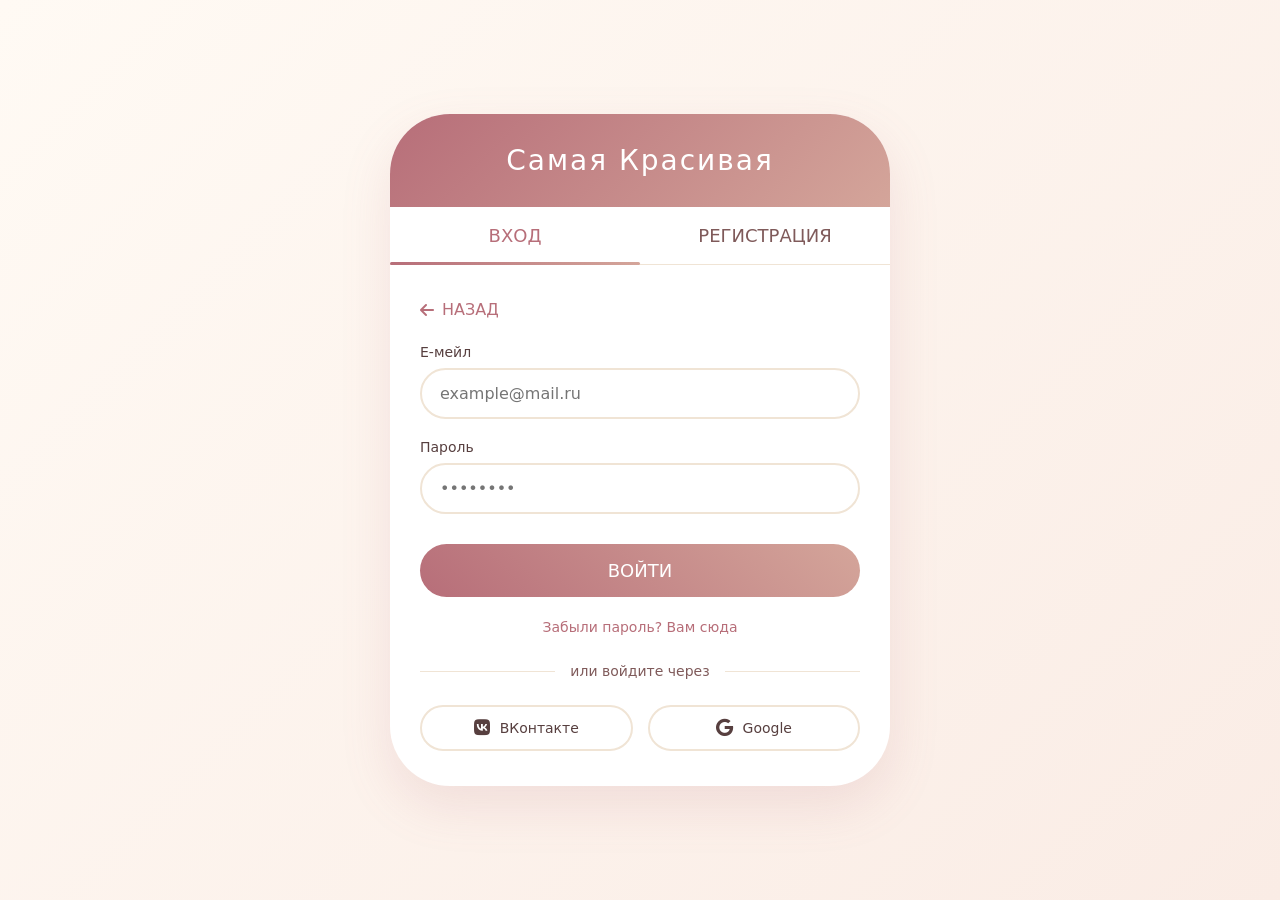
<file: login.html>
<!DOCTYPE html>
<html lang="ru">
<head>
    <meta charset="UTF-8">
    <meta name="viewport" content="width=device-width, initial-scale=1.0">
    <title>Вход / Регистрация | Самая Красивая</title>
    <link rel="stylesheet" href="https://cdnjs.cloudflare.com/ajax/libs/font-awesome/6.7.2/css/all.min.css">
    <link rel="stylesheet" href="styles/login.css">
</head>
<body>
    <div class="auth-container" id="authContainer"></div>

    <script src="scripts/login.js"></script>
</body>
</html>
</file>
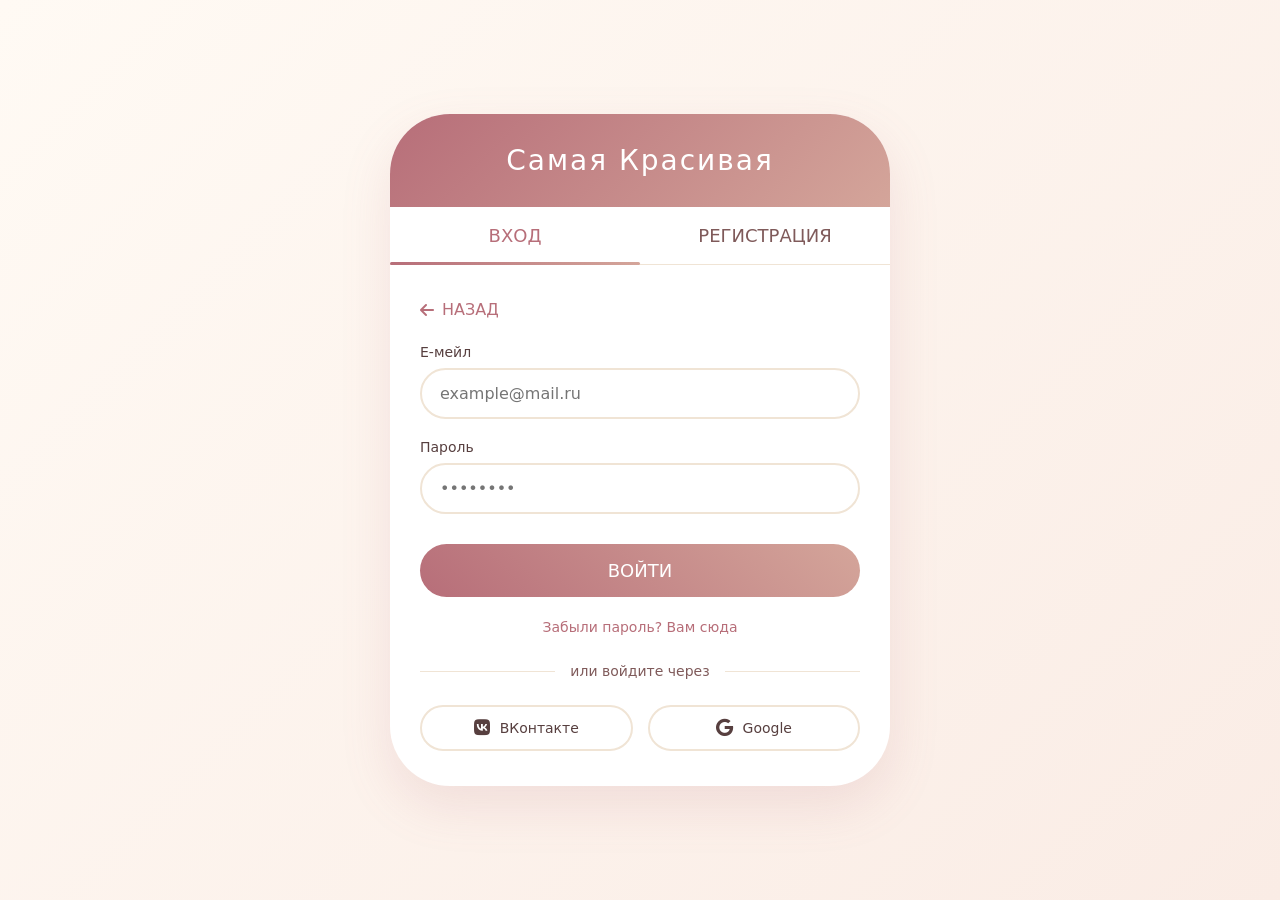
<file: profile.html>
<!DOCTYPE html>
<html lang="ru">
<head>
    <meta charset="UTF-8">
    <meta name="viewport" content="width=device-width, initial-scale=1.0">
    <title>Личный кабинет | Самая Красивая</title>
    <link rel="stylesheet" href="https://cdnjs.cloudflare.com/ajax/libs/font-awesome/6.7.2/css/all.min.css">
    <link rel="stylesheet" href="styles/profile.css">
</head>
<body>
    <div class="cabinet-container" id="cabinetContainer"></div>

    <script src="scripts/profile.js"></script>
</body>
</html>
</file>
<file: styles/login.css>
* {
    margin: 0;
    padding: 0;
    box-sizing: border-box;
    font-family: 'Segoe UI', Roboto, system-ui, sans-serif;
}

body {
    background: linear-gradient(135deg, #fffaf4 0%, #faece5 100%);
    min-height: 100vh;
    display: flex;
    align-items: center;
    justify-content: center;
    padding: 20px;
}

.auth-container {
    max-width: 500px;
    width: 100%;
    background: white;
    border-radius: 60px;
    box-shadow: 0 20px 50px rgba(183,110,121,0.15);
    overflow: hidden;
}

.auth-header {
    background: linear-gradient(135deg, #b76e79, #d4a59a);
    padding: 30px;
    text-align: center;
}

.auth-header h1 {
    font-size: 28px;
    font-weight: 400;
    color: white;
    letter-spacing: 2px;
}

.tabs {
    display: flex;
    border-bottom: 1px solid #f0e4d5;
    background: white;
}

.tab-btn {
    flex: 1;
    padding: 18px 20px;
    background: none;
    border: none;
    font-size: 18px;
    font-weight: 500;
    color: #7f5a5a;
    cursor: pointer;
    transition: 0.3s;
    position: relative;
}

.tab-btn.active {
    color: #b76e79;
}

.tab-btn.active::after {
    content: '';
    position: absolute;
    bottom: -1px;
    left: 0;
    width: 100%;
    height: 3px;
    background: linear-gradient(90deg, #b76e79, #d4a59a);
    border-radius: 3px;
}

.tab-btn:hover:not(.active) {
    color: #b76e79;
    background: #fffaf4;
}

.tab-content {
    display: none;
    padding: 35px 30px;
    animation: fadeIn 0.3s ease;
}

.tab-content.active {
    display: block;
}

@keyframes fadeIn {
    from { opacity: 0; transform: translateY(10px); }
    to { opacity: 1; transform: translateY(0); }
}

.back-link {
    display: inline-flex;
    align-items: center;
    gap: 8px;
    color: #b76e79;
    text-decoration: none;
    font-size: 16px;
    margin-bottom: 25px;
    transition: 0.2s;
}

.back-link:hover {
    transform: translateX(-5px);
    color: #9e5b65;
}

.form-title {
    font-size: 28px;
    font-weight: 400;
    background: linear-gradient(75deg, #d78894, #e6be8a);
    -webkit-background-clip: text;
    background-clip: text;
    color: transparent;
    margin-bottom: 25px;
}

.input-group {
    margin-bottom: 20px;
}

.input-group label {
    display: block;
    font-size: 14px;
    color: #573f3f;
    margin-bottom: 8px;
    font-weight: 500;
}

.input-group input {
    width: 100%;
    padding: 14px 18px;
    border: 2px solid #f0e4d5;
    border-radius: 40px;
    font-size: 16px;
    transition: 0.3s;
    outline: none;
    background: white;
}

.input-group input:focus {
    border-color: #b76e79;
    box-shadow: 0 0 0 3px rgba(183,110,121,0.1);
}

.checkbox-group {
    margin: 20px 0;
}

.checkbox-label {
    display: flex;
    align-items: flex-start;
    gap: 12px;
    cursor: pointer;
    font-size: 14px;
    color: #7f5a5a;
    line-height: 1.4;
}

.checkbox-label input {
    width: 18px;
    height: 18px;
    margin-top: 2px;
    accent-color: #b76e79;
    cursor: pointer;
}

.submit-btn {
    width: 100%;
    padding: 16px;
    background: linear-gradient(45deg, #b76e79, #d4a59a);
    color: white;
    border: none;
    border-radius: 50px;
    font-size: 18px;
    font-weight: 500;
    cursor: pointer;
    transition: 0.3s;
    margin-top: 10px;
}

.submit-btn:hover {
    transform: scale(1.02);
    box-shadow: 0 8px 20px rgba(183,110,121,0.3);
}

.forgot-link {
    text-align: center;
    margin-top: 20px;
}

.forgot-link a {
    color: #b76e79;
    text-decoration: none;
    font-size: 14px;
}

.divider {
    text-align: center;
    margin: 25px 0;
    position: relative;
}

.divider::before {
    content: '';
    position: absolute;
    top: 50%;
    left: 0;
    right: 0;
    height: 1px;
    background: #f0e4d5;
}

.divider span {
    background: white;
    padding: 0 15px;
    color: #7f5a5a;
    font-size: 14px;
    position: relative;
    z-index: 1;
}

.social-buttons {
    display: flex;
    gap: 15px;
    justify-content: center;
}

.social-btn {
    flex: 1;
    display: flex;
    align-items: center;
    justify-content: center;
    gap: 10px;
    padding: 12px;
    border: 2px solid #f0e4d5;
    border-radius: 50px;
    background: white;
    cursor: pointer;
    transition: 0.3s;
    font-size: 14px;
    color: #573f3f;
}

.social-btn i {
    font-size: 18px;
}

.social-btn:hover {
    border-color: #b76e79;
    background: #fffaf4;
}

.error-message {
    background: #fee2e2;
    color: #f14668;
    padding: 12px 16px;
    border-radius: 30px;
    font-size: 14px;
    margin-bottom: 20px;
    display: none;
}

.success-message {
    background: #e2f7e2;
    color: #48c774;
    padding: 12px 16px;
    border-radius: 30px;
    font-size: 14px;
    margin-bottom: 20px;
    display: none;
}

@media (max-width: 550px) {
    .auth-container {
        border-radius: 40px;
    }
    .tab-content {
        padding: 25px 20px;
    }
    .form-title {
        font-size: 24px;
    }
    .social-buttons {
        flex-direction: column;
    }
}
</file>
<file: styles/profile.css>
* {
    margin: 0;
    padding: 0;
    box-sizing: border-box;
    font-family: 'Segoe UI', Roboto, system-ui, sans-serif;
}

body {
    background: linear-gradient(135deg, #fffaf4 0%, #faece5 100%);
    min-height: 100vh;
    display: flex;
    align-items: center;
    justify-content: center;
    padding: 20px;
}

.cabinet-container {
    max-width: 1200px;
    width: 100%;
    background: white;
    border-radius: 60px;
    box-shadow: 0 20px 50px rgba(183,110,121,0.15);
    overflow: hidden;
    display: flex;
    flex-wrap: wrap;
}

/* Боковое меню */
.sidebar {
    width: 280px;
    background: #fffaf4;
    padding: 30px 0;
    border-right: 1px solid #f0e4d5;
}

.sidebar-header {
    padding: 0 20px 20px 20px;
    border-bottom: 1px solid #f0e4d5;
    margin-bottom: 20px;
}

.sidebar-header h2 {
    font-size: 24px;
    font-weight: 400;
    background: linear-gradient(75deg, #d78894, #e6be8a);
    -webkit-background-clip: text;
    background-clip: text;
    color: transparent;
}

.sidebar-menu {
    list-style: none;
}

.sidebar-menu li {
    padding: 12px 20px;
    cursor: pointer;
    transition: 0.3s;
    display: flex;
    align-items: center;
    gap: 12px;
    color: #573f3f;
    font-weight: 500;
    border-left: 3px solid transparent;
}

.sidebar-menu li i {
    width: 24px;
    color: #b76e79;
}

.sidebar-menu li:hover {
    background: #faece5;
}

.sidebar-menu li.active {
    background: #faece5;
    border-left-color: #b76e79;
    color: #b76e79;
}

.sidebar-menu li.active i {
    color: #b76e79;
}

.logout-item {
    margin-top: 20px;
    border-top: 1px solid #f0e4d5;
    padding-top: 20px;
    color: #f14668 !important;
}

.logout-item i {
    color: #f14668 !important;
}

/* Основной контент */
.main-content {
    flex: 1;
    padding: 40px;
    min-height: 500px;
}

.content-title {
    font-size: 28px;
    font-weight: 400;
    background: linear-gradient(75deg, #d78894, #e6be8a);
    -webkit-background-clip: text;
    background-clip: text;
    color: transparent;
    margin-bottom: 30px;
    border-bottom: 2px solid #f3d9dc;
    padding-bottom: 15px;
}

/* Карточка пустого раздела */
.empty-state {
    text-align: center;
    padding: 60px 20px;
    background: #fffaf4;
    border-radius: 40px;
}

.empty-state i {
    font-size: 80px;
    color: #edd7cb;
    margin-bottom: 20px;
}

.empty-state h3 {
    font-size: 24px;
    color: #b76e79;
    margin-bottom: 10px;
}

.empty-state p {
    color: #7f5a5a;
}

/* Формы профиля */
.profile-form {
    display: flex;
    flex-direction: column;
    gap: 20px;
}

.form-row {
    display: flex;
    gap: 20px;
    flex-wrap: wrap;
}

.form-group {
    flex: 1;
}

.form-group label {
    display: block;
    font-size: 14px;
    color: #573f3f;
    margin-bottom: 8px;
    font-weight: 500;
}

.form-group input {
    width: 100%;
    padding: 14px 18px;
    border: 2px solid #f0e4d5;
    border-radius: 40px;
    font-size: 16px;
    transition: 0.3s;
    outline: none;
    background: white;
}

.form-group input:focus {
    border-color: #b76e79;
    box-shadow: 0 0 0 3px rgba(183,110,121,0.1);
}

.change-password {
    color: #b76e79;
    text-decoration: none;
    font-size: 14px;
    display: inline-block;
    margin-top: 10px;
}

.child-block {
    background: #fffaf4;
    border-radius: 30px;
    padding: 20px;
    margin-top: 15px;
}

.add-child-btn {
    background: transparent;
    border: 2px dashed #b76e79;
    color: #b76e79;
    padding: 12px;
    border-radius: 40px;
    width: 100%;
    cursor: pointer;
    margin-top: 15px;
}

.save-btn {
    background: linear-gradient(45deg, #b76e79, #d4a59a);
    color: white;
    border: none;
    border-radius: 50px;
    padding: 16px;
    font-size: 18px;
    font-weight: 500;
    cursor: pointer;
    margin-top: 20px;
    width: 100%;
}

/* Промокод блок */
.promo-card {
    background: linear-gradient(135deg, #b76e79, #d4a59a);
    border-radius: 40px;
    padding: 30px;
    color: white;
    text-align: center;
    margin-bottom: 30px;
}

.promo-code {
    font-size: 32px;
    letter-spacing: 5px;
    background: white;
    color: #b76e79;
    display: inline-block;
    padding: 10px 30px;
    border-radius: 50px;
    margin: 15px 0;
    font-family: monospace;
}

.copy-btn {
    background: white;
    color: #b76e79;
    border: none;
    border-radius: 30px;
    padding: 8px 20px;
    cursor: pointer;
}

/* Реферальный блок */
.ref-code {
    background: #faece5;
    border-radius: 30px;
    padding: 20px;
    text-align: center;
    margin-bottom: 20px;
}

.ref-code span {
    font-size: 28px;
    font-family: monospace;
    background: white;
    padding: 10px 20px;
    border-radius: 50px;
    display: inline-block;
    margin: 10px 0;
}

.stats-grid {
    display: flex;
    gap: 20px;
    margin-top: 20px;
}

.stat-card {
    flex: 1;
    background: #fffaf4;
    border-radius: 30px;
    padding: 20px;
    text-align: center;
}

.stat-card h4 {
    color: #b76e79;
    font-size: 28px;
}

.checkbox-label {
    display: flex;
    align-items: center;
    gap: 10px;
    cursor: pointer;
}

@media (max-width: 768px) {
    .sidebar {
        width: 100%;
        border-right: none;
        border-bottom: 1px solid #f0e4d5;
    }
    .main-content {
        padding: 25px;
    }
}
</file>
